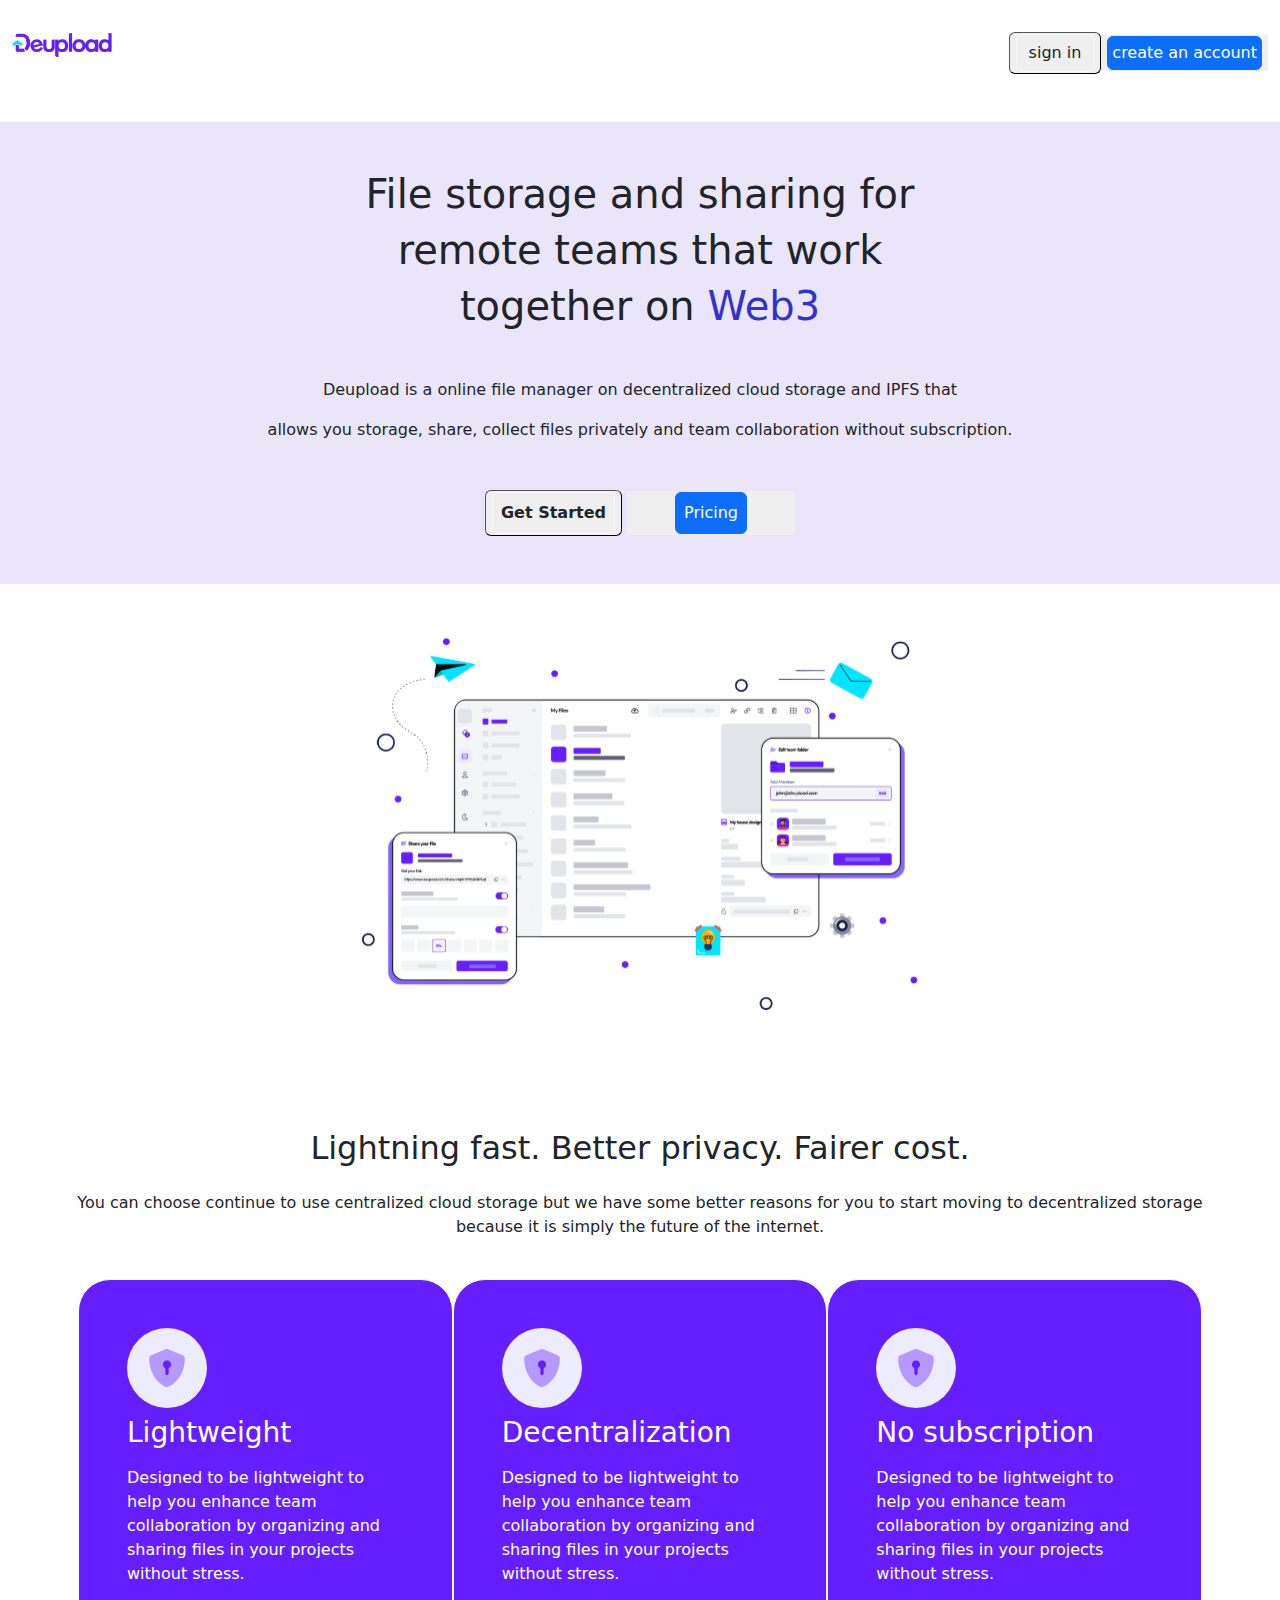
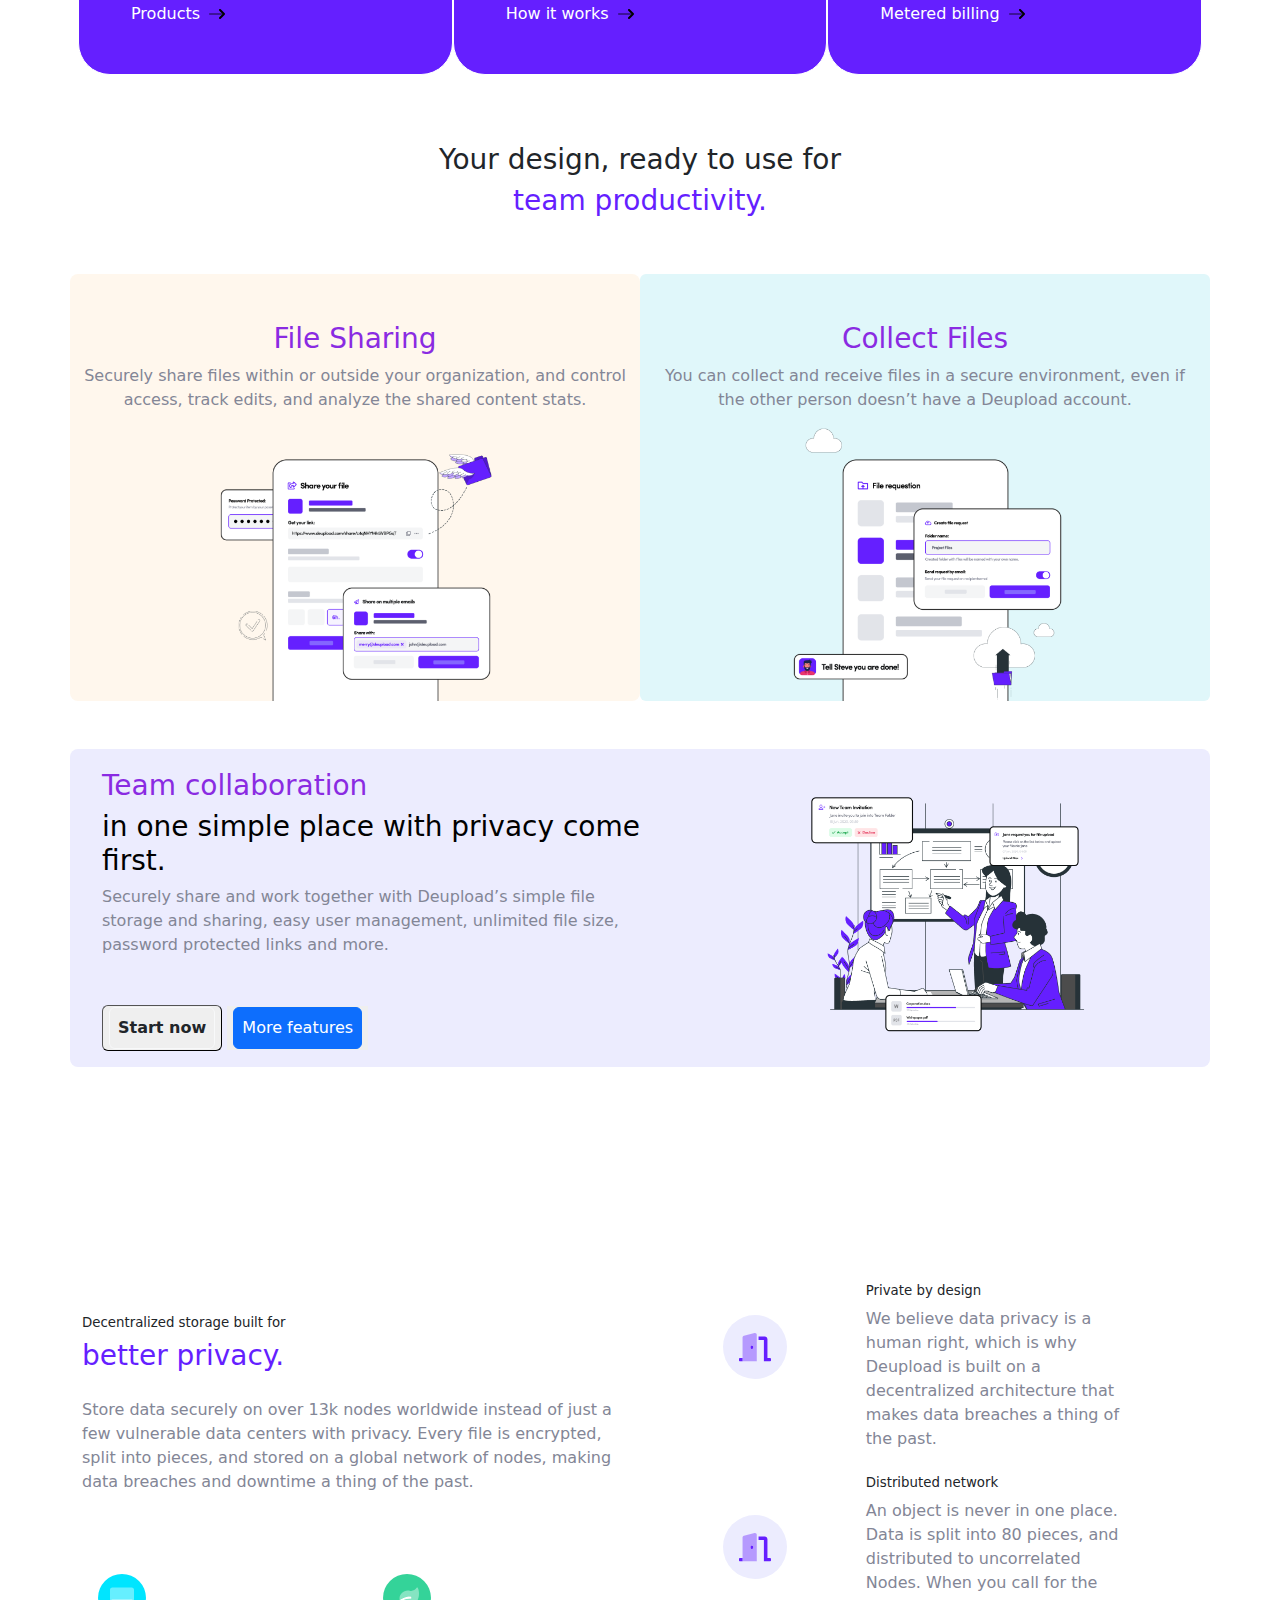
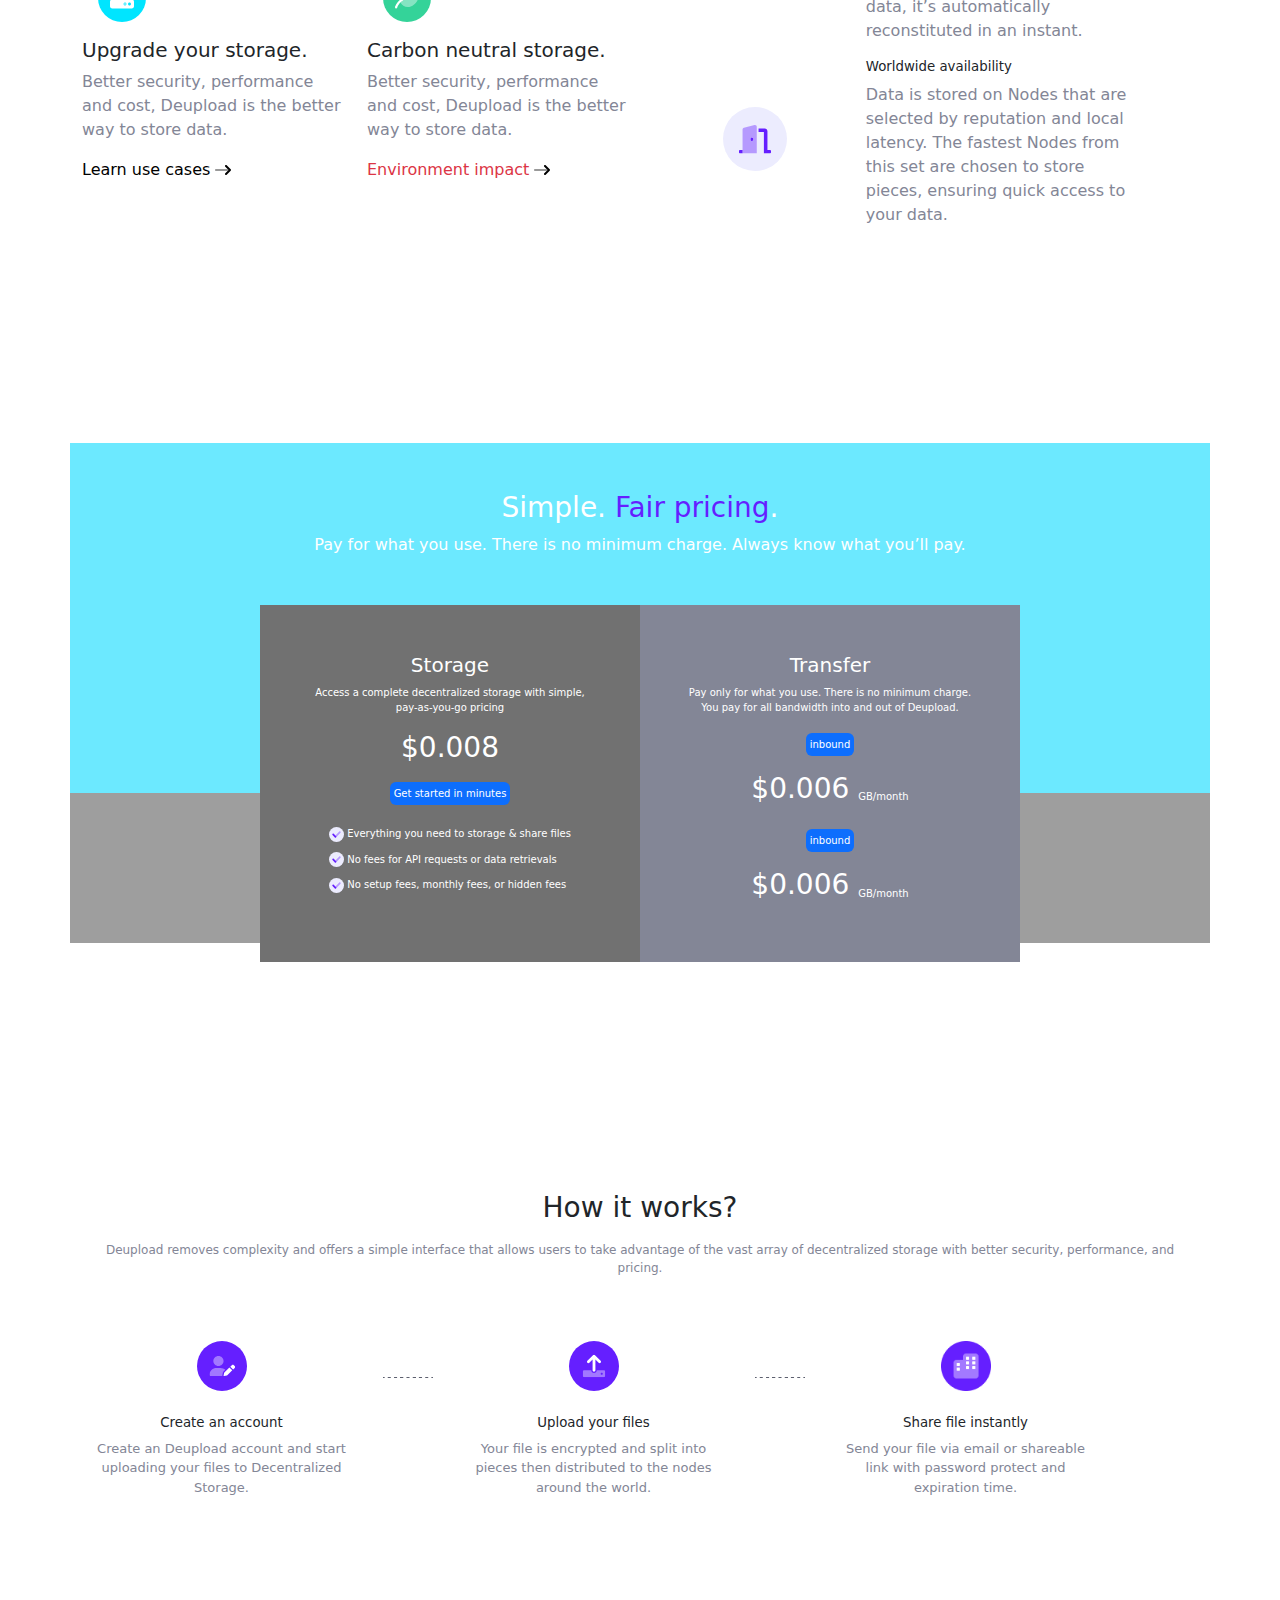
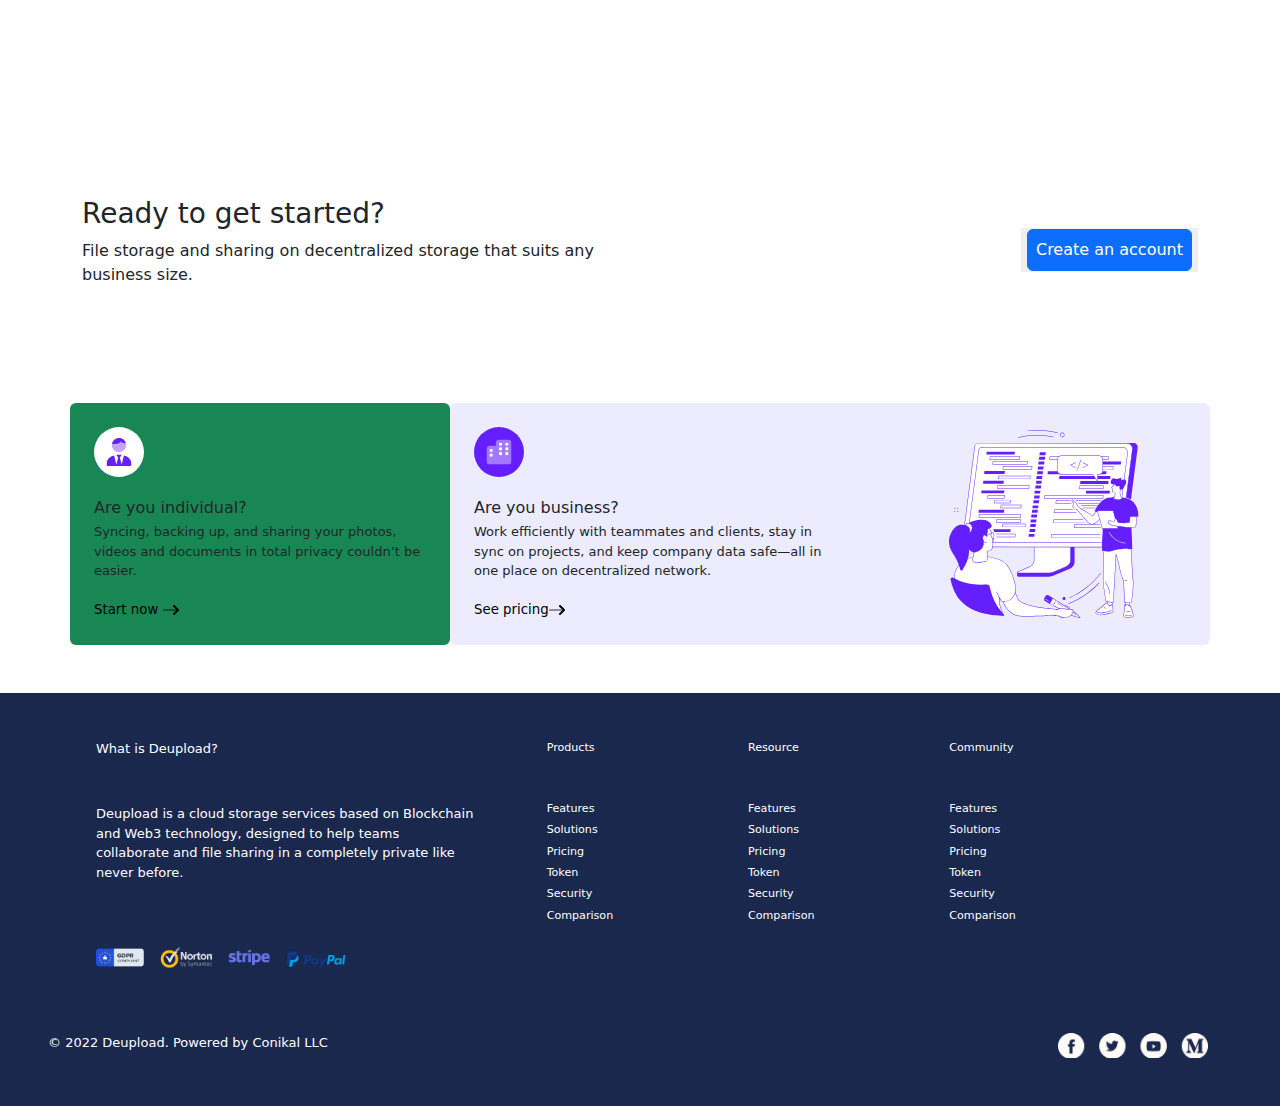
<file: Bootcamp-Boostrap/Project-1/index.html>
<!DOCTYPE html>
<html lang="en">

<head>
    <meta charset="UTF-8">
    <meta name="viewport" content="width=device-width, initial-scale=1.0">
    <title>Document</title>


    <!--Bootstrap CDN-->


    <link href="https://cdn.jsdelivr.net/npm/bootstrap@5.3.3/dist/css/bootstrap.min.css" rel="stylesheet"
        integrity="sha384-QWTKZyjpPEjISv5WaRU9OFeRpok6YctnYmDr5pNlyT2bRjXh0JMhjY6hW+ALEwIH" crossorigin="anonymous">


    <!--External link-->

    <link rel="stylesheet" href="./style.css">


</head>

<body>

    <!-- Header -->


    <header class="container-fluid ">


        <div class=" d-sm-block  d-md-flex  mt-3 justify-content-md-between  align-items-md-center ">


            <img src="./file-img/logo-color 1.png" class="img-fluid" width="100px">


            <div class=" mt-sm-3  d-md-flex align-items-md-center  ">

                <button class="border-1 rounded-2 ">

                    <a href="#" class="btn btn-outline-light text-dark  fw-small text-decoration-none ">sign
                        in</a></button>

                <button class="border-0 ">

                    <a href="#" class="btn btn-primary p-1 text-decoration-none ">create an account</a></button>


            </div>

        </div>


    </header>

    <!-- Header Banner -->

    <section class="Header-Banner" style="background-color: #EBE5FA;">



        <div class="container p-5 text-center mt-5">

            <h1>File storage and sharing for </h1>

            <h1>remote teams that work</h1>

            <h1>together on <span style="color: rgb(50, 50, 205);">Web3</span></h1>


            <p class="mt-5">Deupload is a online file manager on decentralized cloud storage and IPFS that </p>


            <p>allows you storage, share, collect files privately and team collaboration without subscription.</p>



            <div class="mt-5">

                <button class="border-1 rounded-2 "><a href="#"
                        class="btn btn-outline-light text-dark p-2 fw-bold text-decoration-none">Get
                        Started</a></button>

                <button class="border-0 px-5 "><a href="#"
                        class="btn btn-primary p-2 text-decoration-none">Pricing</a></button>


            </div>

        </div>


    </section>


    <!-- deupoad-hero-screen image -->

    <section>


        <div class="container d-flex justify-content-center">



            <img src="./file-img/deupoad-hero-screen 1.svg" class="img-fluid mt-5 mb-5 " style="width: 50%;">


        </div>


    </section>


    <!-- Lightning Details-->


    <section class="Lightning">


        <div class="container mt-5 text-center p-1">

            <h2 class="py-3">Lightning fast. Better privacy. Fairer cost.</h2>


            <p>You can choose continue to use centralized cloud storage but we have some better reasons for you to start
                moving to
                decentralized storage because it is simply the future of the internet.</p>


        </div>

    </section>


    <!--  Lightning overview -->


    <section class="container p-3 ">



        <div class="row p-1 ">


            <div class="col-sm-12 col-md-4 p-5 gap-2 border border-white rounded-5"
                style="background-color: #651FFF; color: white;">


                <img src="./file-img/Group 364.svg">

                <h3 class="pt-2 pb-2">Lightweight</h3>

                <p>Designed to be lightweight to help you enhance team collaboration by organizing and sharing files in
                    your
                    projects
                    without stress.</p>


                <span class="px-1">Products</span>

                <a href="#"><img src="./file-img/1arrow-right-long 3.svg"></a>


            </div>

            <div class="col-sm-12  col-md-4 p-5 gap-2 border border-white rounded-5"
                style="background-color:#651FFF; color: white;">

                <img src="./file-img/Group 364.svg" alt="">

                <h3 class="pt-2 pb-2">Decentralization</h3>

                <p>Designed to be lightweight to help you enhance team collaboration by organizing and sharing files in
                    your
                    projects without stress.</p>


                <span class="px-1">How it works</span>

                <img src="./file-img/1arrow-right-long 3.svg">


            </div>

            <div class="col-sm-12 col-md-4  p-5 border border-white rounded-5 "
                style="background-color:#651FFF; color: white;">


                <img src="./file-img/Group 364.svg" alt="">

                <h3 class="pt-2 pb-2">No subscription</h3>

                <p>Designed to be lightweight to help you enhance team collaboration by organizing and sharing files in
                    your
                    projects
                    without stress.</p>


                <span class="px-1">Metered billing</span>

                <img src="./file-img/1arrow-right-long 3.svg">


            </div>


        </div>


    </section>


    <!-- Your design -->

    <section>



        <div class="container text-center pt-5">

            <h3>Your design, ready to use for </h3>

            <h3 style="color: #651FFF;">team productivity.</h3>

        </div>





        <!-- Team File Sharing -->


        <section class="container pt-5">

            <div class="row ">


                <div class="col-sm-12 col-md-6 rounded-3 text-center pt-5"
                    style="background-color: #FFF7ED; color: rgb(134, 99, 231);">

                    <h3 style="color: blueviolet;">File Sharing</h3>

                    <p style="color: #838696;">Securely share files within or outside your organization, and control
                        access,
                        track edits, and analyze the shared
                        content stats.</p>

                    <img src="./file-img/deupload-file-sharing 2.png" width="50%">


                </div>


                <div class="col-sm-12 col-md-6  rounded-2 text-center pt-5"
                    style="background-color: #E0F7FA; color: rgb(134, 99, 231);">

                    <h3 style="color:blueviolet">Collect Files</h3>

                    <p style="color: #838696;"> You can collect and receive files in a secure environment, even if the
                        other
                        person doesn’t have a Deupload account.</p>

                    <img src="./file-img/deupload-file-request 1.png" width="50%">



                </div>




                <!-- Team collaboration -->



                <section class="d-flex justify-content-between align-items-center p-3 mt-5 rounded-3"
                    style="background-color: #ECECFE; color: rgb(134, 99, 231); margin-bottom: 200px;">

                    <div class="col-6 rounded-2 pt-1 mx-3">

                        <h3 style="color:blueviolet">Team collaboration </h3>

                        <h3 class="text-black">in one simple place with privacy come first.</h3>

                        <p style="color: #838696;">Securely share and work together with Deupload’s simple file storage
                            and
                            sharing, easy user management, unlimited file size, password protected links and more.</p>



                        <div class="mt-5">

                            <button class="border-1 rounded-2 "><a href="#"
                                    class="btn btn-outline-light text-dark p-2 fw-bolder text-decoration-none">Start
                                    now</a></button>

                            <button class="border-0 "><a href="#" class="btn btn-primary p-2 text-decoration-none">More
                                    features</a></button>


                        </div>

                    </div>


                    <div class="col-6 d-flex justify-content-center align-items-center ">

                        <img src="./file-img/Group 232.png" class="img-fluid" width="50% ">


                    </div>


                </section>


        </section>





    </section>

    <!-- storage -->


    <section>


        <div class="container ">



            <div class="row">

                <div class="col-md-6 pt-5 ">

                    <h4>Decentralized storage built for </h4>

                    <h3 style="color: #651FFF;">better privacy.</h3>


                    <p style="color: #838696; margin-top: 25px;">Store data securely on over 13k nodes worldwide instead
                        of just a few vulnerable data centers with privacy. Every file
                        is encrypted, split into pieces, and stored on a global network of nodes, making data breaches
                        and
                        downtime a thing of
                        the past.</p>


                    <div class="row">

                        <div class="col-6 mt-5">

                            <img src="./file-img/Group 372.svg" class="p-3">


                            <h5>Upgrade your storage.</h5>

                            <p style="color: #838696; " class="mt-2">Better security, performance and cost, Deupload is
                                the
                                better way to store data.</p>


                            <a href="#" class="text-sucess text-decoration-none">Learn use cases</a>

                            <a href="#"><img src="./file-img/1arrow-right-long 3.svg"></a>


                        </div>

                        <div class="col-6 mt-5">

                            <img src="./file-img/Group 373.svg" class="p-3">

                            <h5>Carbon neutral storage.</h5>

                            <p style="color: #838696;" class="mt-2">Better security, performance and cost, Deupload is
                                the
                                better way to store data.</p>


                            <a href="#" class="text-danger text-decoration-none">Environment impact</a>

                            <a href="#"><img src="./file-img/1arrow-right-long 3.svg"></a>


                        </div>

                    </div>

                </div>






                <!-- storage right side -->

                <div class="col-md-6  col-sm-12">

                    <div class="row  d-sm-flex justify-content-sm-center  text-sm-center  text-md-start ">

                        <div class="col-3 mt-5 ">


                            <img src="./file-img/Group 374.svg" alt="">


                        </div>

                        <div class="col-md-6 col-sm-12 mt-3 ">

                            <h4 class="">Private by design</h4>

                            <p style="color: #838696;">We believe data privacy is a human right, which is why Deupload
                                is
                                built on a
                                decentralized architecture
                                that makes data
                                breaches a thing of the past.</p>

                        </div>


                    </div>

                    <div class="row d-sm-flex justify-content-sm-center  text-sm-center  text-md-start ">

                        <div class="col-3 mt-5">

                            <img src="./file-img/Group 374.svg" alt="">


                        </div>

                        <div class="col-md-6 col-sm-12  pt-2">

                            <h4 class="text-center-sm">Distributed network</h4>

                            <p style="color: #838696;">An object is never in one place. Data is split into 80 pieces,
                                and
                                distributed to uncorrelated Nodes. When you call for
                                the data, it’s automatically reconstituted in an instant.</p>

                        </div>


                    </div>


                    <div class="row d-sm-flex justify-content-sm-center  text-sm-center  text-md-start  ">

                        <div class="col-3 mt-5">


                            <img src="./file-img/Group 374.svg" alt="">


                        </div>

                        <div class="col-md-6 col-sm-12  ">

                            <h4 class="">Worldwide availability</h4>

                            <p style="color: #838696;">Data is stored on Nodes that are selected by reputation and local
                                latency. The fastest Nodes from this set are chosen to
                                store pieces, ensuring quick access to your data.</p>

                        </div>


                    </div>


                </div>

            </div>



        </div>

        </div>
    </section>

    <!--pricing  -->


    <section>


        <div class="container">

            <div class="row">

                <div class="col-12  text-center"
                    style="background-image: linear-gradient( rgb(108, 233, 255) 70%, rgb(158, 158, 158) 30%); height: 500px; color: white; margin: 200px 0;">


                    <h3 class="mt-5">Simple. <span style="color: #651FFF;">Fair pricing</span>.</h3>

                    <p>Pay for what you use. There is no minimum charge. Always know what you’ll pay.</p>


                    <div class="row d-flex justify-content-center mt-5">

                        <div class="col-4 r p-5" style="background-color: #717171;">

                            <h5 style="font-size: 20px;">Storage</h5>

                            <p style="font-size: 10px;">Access a complete decentralized storage with simple,
                                pay-as-you-go pricing</p>

                            <h3 class="mb-3">$0.008</h3>

                            <button class="border-0 text-white bg-primary p-1 rounded-2 mb-3"
                                style="font-size: 10px;">Get started in
                                minutes</button>

                            <div>


                                <ul class="" style="list-style-type: none; display: inline-block; padding: 0;">


                                    <li>
                                        <img src="./file-img/Group 221.svg" width="15px">
                                        <span>Everything you need to storage & share files</span>

                                    </li>

                                    <li>

                                        <img src="./file-img/Group 221.svg" width="15px">

                                        <span>No fees for API requests or data retrievals</span>

                                    </li>

                                    <li>

                                        <img src="./file-img/Group 221.svg" width="15px">

                                        <span>No setup fees, monthly fees, or hidden fees</span>

                                    </li>

                                </ul>

                            </div>

                        </div>


                        <div class="col-4 p-5" style="background-color: #838696; ">

                            <h5 style="font-size: 20px;">Transfer</h5>

                            <p style="font-size: 10px;">Pay only for what you use. There is no minimum charge. You pay
                                for all bandwidth into and
                                out of Deupload.</p>

                            <button class="border-0 text-white bg-primary p-1 rounded-2 mb-3"
                                style="font-size: 10px;">inbound</button>

                            <h3>$0.006 <sub style="font-size: 10px;">GB/month</sub></h3>

                            <button class="border-0 text-white bg-primary p-1 rounded-2 mb-3 mt-3"
                                style="font-size: 10px;">inbound</button>

                            <h3>$0.006 <sub style="font-size: 10px;">GB/month</sub></h3>


                        </div>
                    </div>



                </div>

            </div>




        </div>





    </section>



    <!-- How it works? -->


    <section class="container">

        <div class="row mt-5">


            <div class="col-12 text-center ">

                <h3 class="mb-3">How it works?</h3>


                <p style="color: #838696; font-size: 12px;">Deupload removes complexity and offers a simple interface
                    that
                    allows users to take advantage of the vast
                    array of
                    decentralized storage with better security, performance, and pricing.</p>

            </div>



        </div>



        <!-- login -->


        <section class="container mt-5 ">


            <div class="row ">

                <div class=" col-sm-12 col-md-3 text-center ">


                    <img src="./file-img/Group 365.svg" width="50px" class="img-fluid">


                    <div>

                        <h6 class="mt-4">Create an account</h6>

                        <p style="font-size:13px; color: #838696;">Create an Deupload account and start uploading your
                            files
                            to Decentralized Storage.</p>


                    </div>


                </div>

                <div class="  col-sm-12 col-md-1  mt-3 line-png">

                    <img src="./file-img/Line 15.png" width="50px" class="img-fluid" style="font-weight: 700;">

                </div>


                <div class="col-sm-12 col-md-3  text-center ">


                    <img src="./file-img/Group 381.svg" width="50px" class="img-fluid">


                    <div>

                        <h6 class="mt-4">Upload your files</h6>

                        <p style="font-size:13px; color: #838696;">Your file is encrypted and split into pieces then
                            distributed to the nodes around the world.</p>


                    </div>


                </div>

                <div class="  col-sm-12 col-md-1  mt-3 line-png">

                    <img src="./file-img/Line 15.png" width="50px" class="img-fluid" style="font-weight: 700;">

                </div>



                <div class="col-sm-12 col-md-3  text-center ">


                    <img src="./file-img/Group 382.png" width="50px" class="img-fluid">


                    <div>

                        <h6 class="mt-4">Share file instantly</h6>

                        <p style="font-size:13px; color: #838696; margin-bottom: 200px;">Send your file via email or
                            shareable link with
                            password
                            protect and expiration time.</p>


                    </div>


                </div>





            </div>




        </section>




    </section>

    <!-- bottom banner -->

    <section class="container">

        <div class="row">

            <div class="col-6" style="margin: 100px 0;">

                <h3>Ready to get started?</h3>

                <p>File storage and sharing on decentralized storage that suits any business size.</p>


            </div>

            <div class="col-6  d-flex align-items-center justify-content-end">

                <button class="border-0"><a href="#" class="btn btn-primary p-2 text-decoration-none ">Create an
                        account</a></button>


            </div>



        </div>




    </section>


    <!-- Create an account -->


    <section>

        <div class="container">

            <div class="row">

                <div class="col-4 p-4 bg-success rounded-2">


                    <img src="./file-img/Group 366.svg" width="50px" class="mb-3">

                    <h3 style="font-size:medium; margin: 5px 0;;">Are you individual?</h3>

                    <p style="font-size:small;">Syncing, backing up, and sharing your photos, videos and documents in
                        total
                        privacy couldn’t be
                        easier.
                    </p>

                    <span style="font-size:smaller;"><a href="">Start now <img src="./file-img/1arrow-right-long 3.svg"
                                alt=""></a></span>


                </div>


                <div class="col-8 d-flex justify-content-between align-items-center p-4 rounded-2"
                    style="background-color: #ECECFE;">

                    <div class="col-6">

                        <img src="./file-img/Group 379.svg" width="50px" class="mb-3">

                        <h3 style="font-size:medium; margin: 5px 0;">Are you business?</h3>

                        <p style="font-size: small;">Work efficiently with teammates and clients, stay in sync on
                            projects, and
                            keep company data safe—all
                            in
                            one place on
                            decentralized network.</p>

                        <span style="font-size:smaller;"><a href="">See pricing<img
                                    src="./file-img/1arrow-right-long 3.svg" alt=""></a></span>

                    </div>


                    <div class="col-4">



                        <img src="./file-img/Frame.svg" class="img-fluid" width="80%">





                    </div>


                </div>

            </div>

        </div>





    </section>



    <!-- footer -->



    <section class="container-fluid p-5 mt-5" style="background-color: #1A284E; color: white;">


        <div class="row">


            <div class="col-4  mx-5">

                <h5 class="mb-5 " style="font-size: small;">What is Deupload?</h5>

                <p style="font-size: small;">Deupload is a cloud storage services based on Blockchain and Web3
                    technology,
                    designed to help teams
                    collaborate and
                    file sharing in a completely private like never before.</p>


                <!-- <img src="./file-img/Secure badge.png" width="250px"> -->


                <div class="col-4 mt-5 mb-5">

                    <img src="./file-img/Secure badge.png" width="250px">

                </div>

            </div>

            <div class="col-2 Products ">

                <h4 class="mb-5 ">Products</h4>


                <h6>Features</h6>

                <h6>Solutions</h6>

                <h6>Pricing</h6>

                <h6>Token</h6>

                <h6>Security</h6>

                <h6>Comparison</h6>


            </div>



            <div class="col-2 Resource">

                <h4 class="mb-5">Resource</h4>


                <h6>Features</h6>

                <h6>Solutions</h6>

                <h6>Pricing</h6>

                <h6>Token</h6>

                <h6>Security</h6>

                <h6>Comparison</h6>


            </div>



            <div class="col-2  Community">

                <h4 class="mb-5">Community</h4>


                <h6>Features</h6>

                <h6>Solutions</h6>

                <h6>Pricing</h6>

                <h6>Token</h6>

                <h6>Security</h6>

                <h6>Comparison</h6>


            </div>

            <div class="row">

                <div class="col- d-flex justify-content-between">

                    <span style="font-size: small;">© 2022 Deupload. Powered by Conikal LLC</span>


                    <img src="./file-img/Social icons.png" width="150px">


                </div>
            </div>

        </div>














    </section>


    <!--Bootstrap js CDN-->

    <script src="https://cdn.jsdelivr.net/npm/bootstrap@5.3.3/dist/js/bootstrap.bundle.min.js"
        integrity="sha384-YvpcrYf0tY3lHB60NNkmXc5s9fDVZLESaAA55NDzOxhy9GkcIdslK1eN7N6jIeHz"
        crossorigin="anonymous"></script>

</body>

</html>
</file>
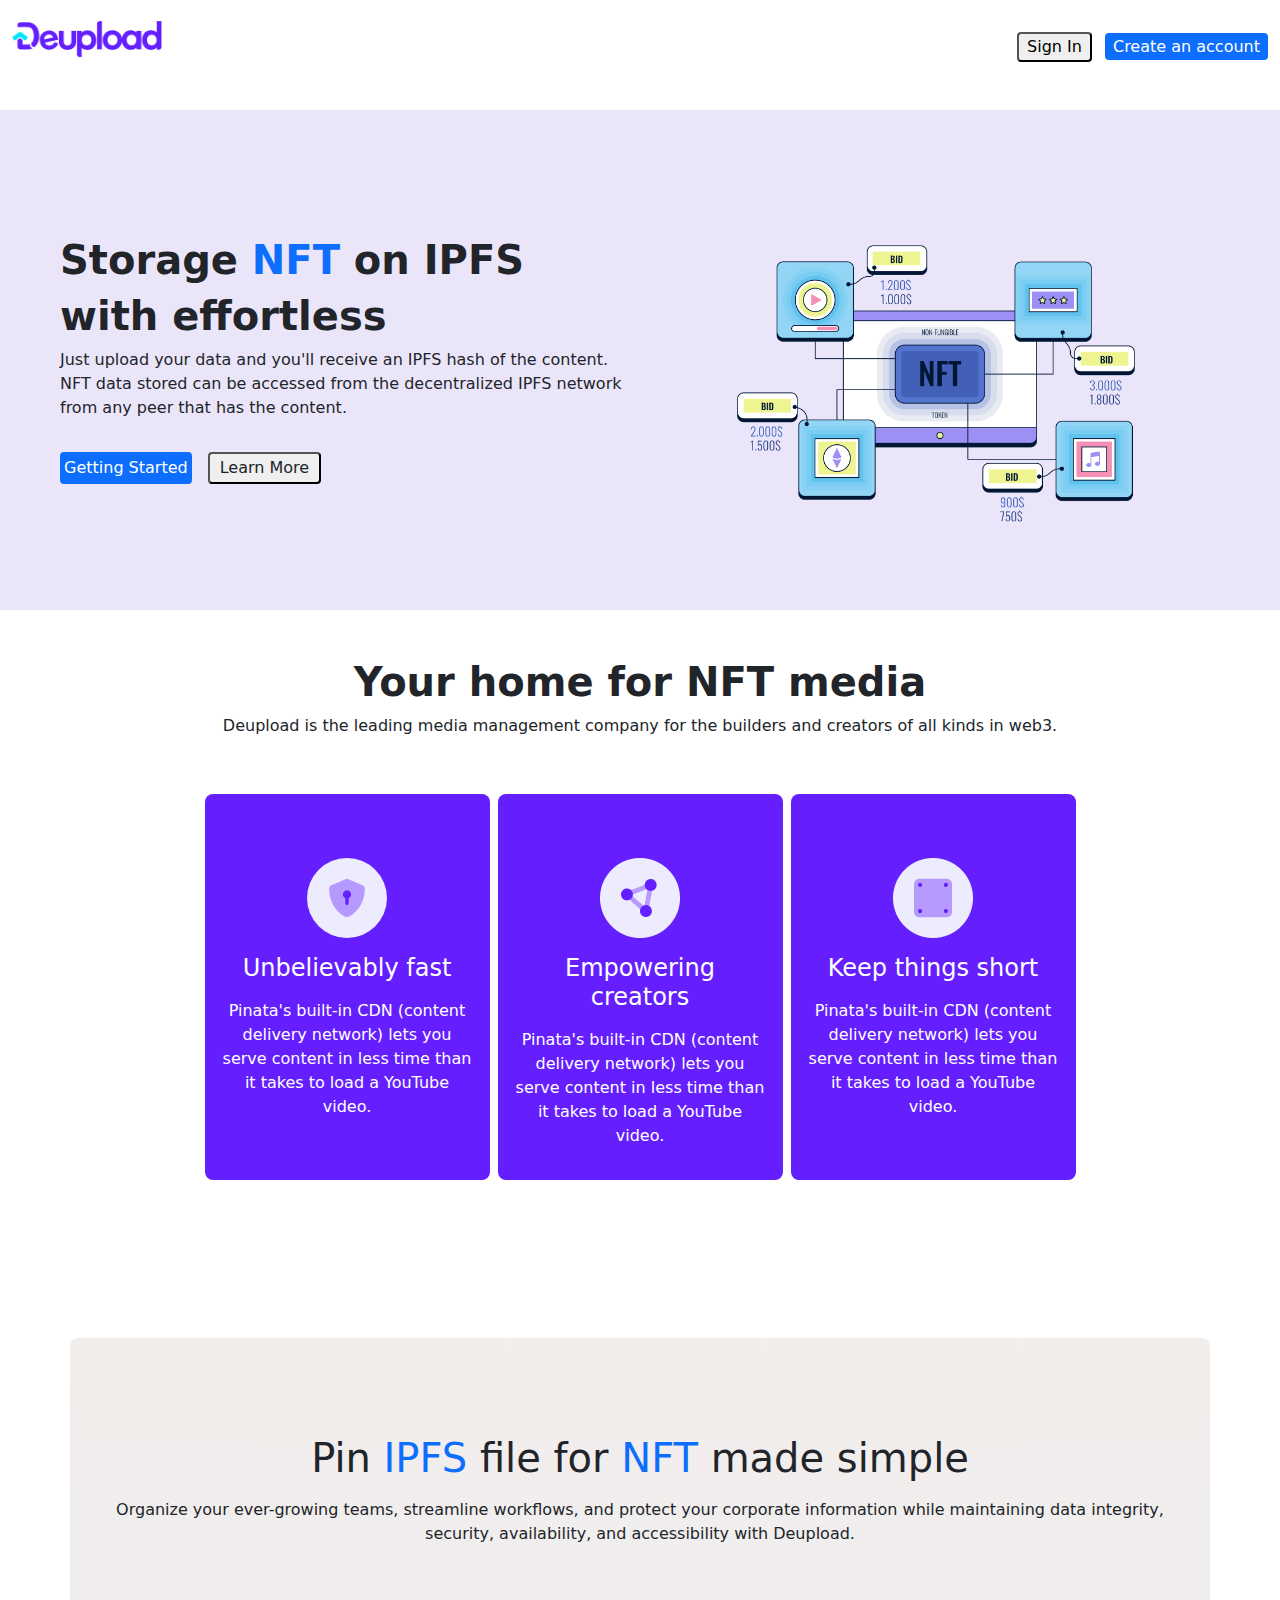
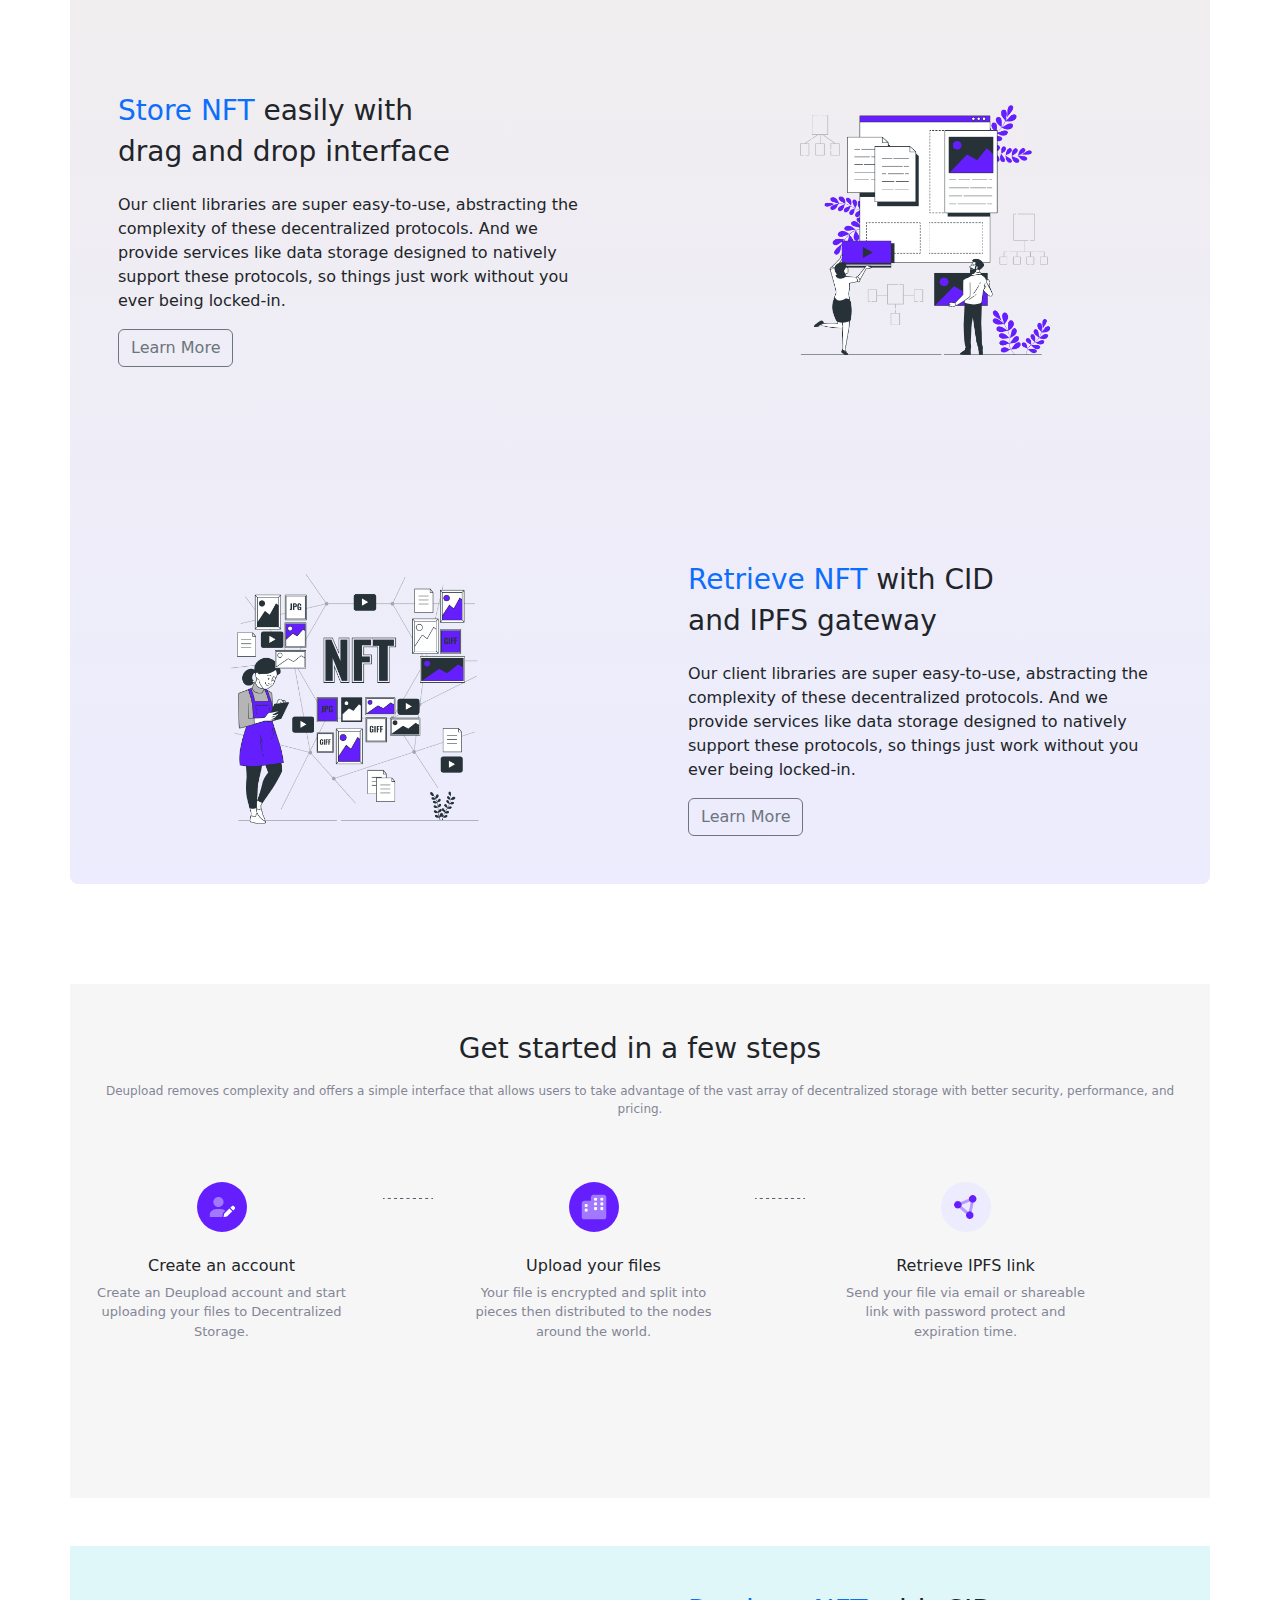
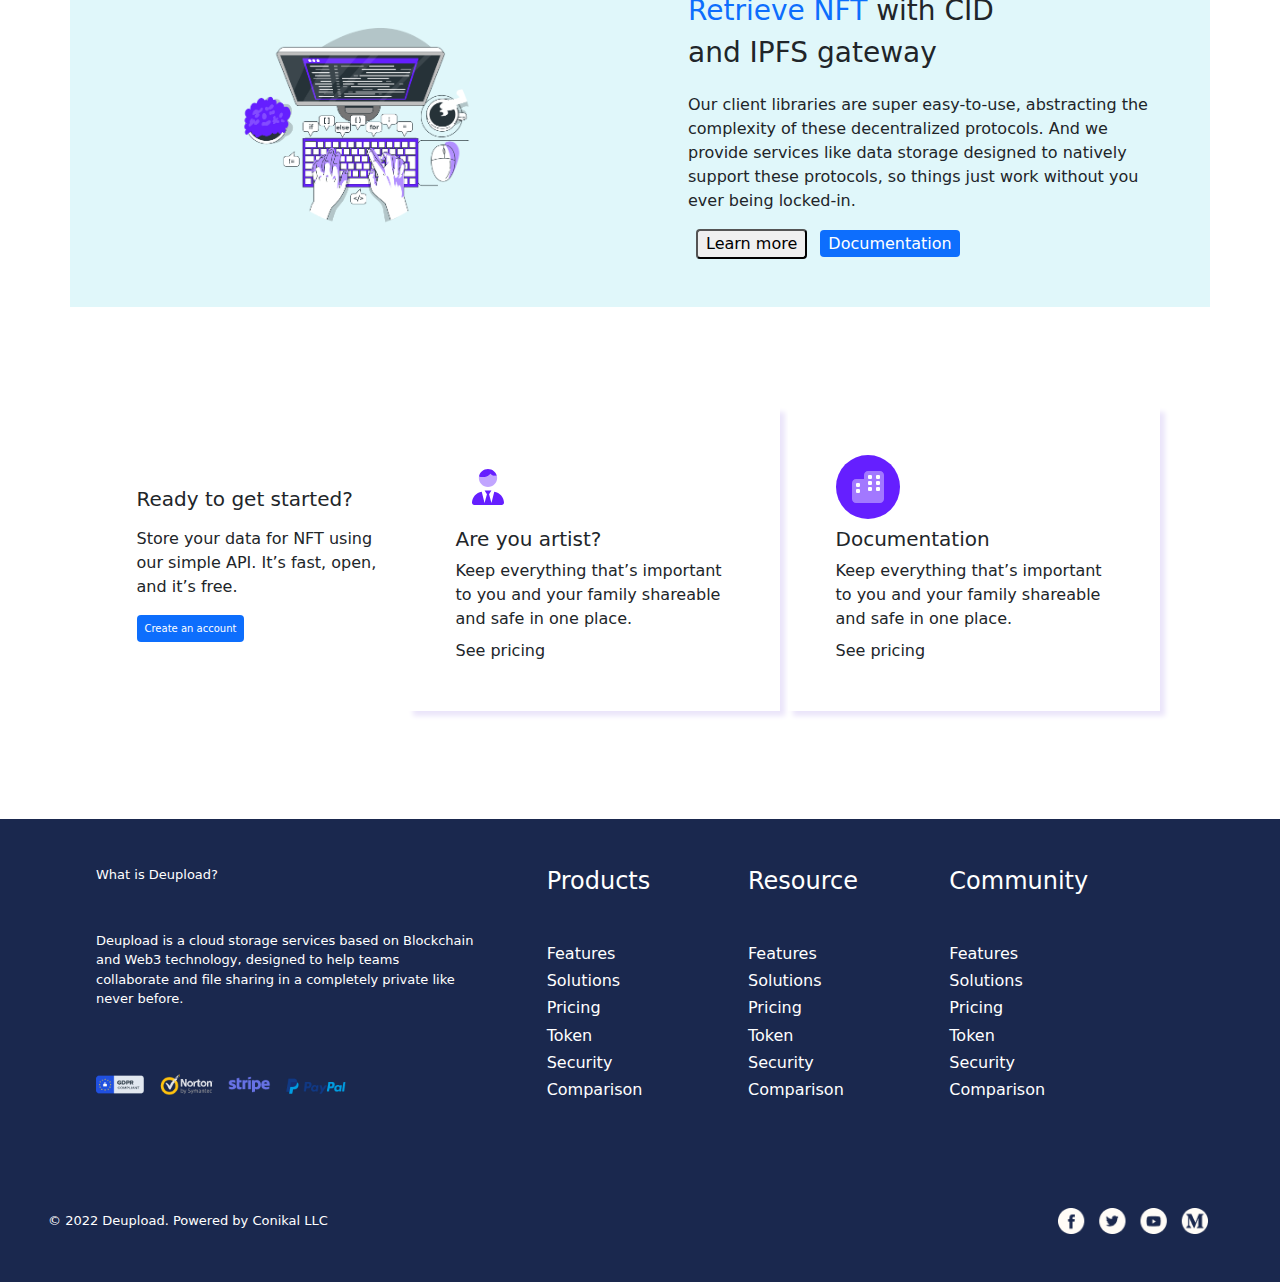
<file: Bootcamp-Boostrap/Project-3/index.html>
<!DOCTYPE html>
<html lang="en">

<head>
    <meta charset="UTF-8">
    <meta name="viewport" content="width=device-width, initial-scale=1.0">
    <title>Document</title>
    <!--Bootstrap CDN-->

    <link href="https://cdn.jsdelivr.net/npm/bootstrap@5.3.3/dist/css/bootstrap.min.css" rel="stylesheet"
        integrity="sha384-QWTKZyjpPEjISv5WaRU9OFeRpok6YctnYmDr5pNlyT2bRjXh0JMhjY6hW+ALEwIH" crossorigin="anonymous">

    <!--External link-->

    <link rel="stylesheet" href="./style.css">

</head>

<body>

    <!-- Header -->

    <header>
        <section>
            <!--Header logo -->
            <div class="container-fluid">
                <div
                    class="col-12 text-center mt-2             col-sm-12 text-sm-center mt-sm-2 col-md-12  d-md-flex justify-content-md-between align-items-md-center mt-md-3 ">
                    <img src="./file.img/logo-color 1.png" width="150px" class="img-fluid">
                    <!--Header menu -->
                    <nav class="mt-sm-3 mt-3">
                        <button class="mx-2 px-2 rounded-1"><a href="#"></a>Sign In</button>
                        <a href="#"
                            class="text-decoration-none rounded-1 bg-primary p-1 border-0 text-white px-2">Create an
                            account</a>
                    </nav>
                </div>
            </div>
        </section>
    </header>

    <!-- Header Banner -->

    <section class="Top-Banner d-flex justify-content-center align-items-center p-5 mt-5">
        <div class="container-fluid ">
            <div class="row ">
                <div
                    class="col-12  text-center col-sm-12 col-sm-text-start  col-md-6  text-md-start  d-md-flex  flex-md-column justify-content-md-center ">
                    <h1 class="fw-bold" style="font-weight:600;">Storage <span class="text-primary fw-bold">NFT</span
                            class="fw-bolder"> on IPFS
                        <h1 class="fw-bold"> with effortless</h1>
                        <p>Just upload your data and you'll receive an IPFS hash of the content. NFT data stored can be
                            accessed from the decentralized IPFS network from any peer that has the content.</p>
                        <!-- Header Banner Nav-->
                        <div class="mt-3 d-md-flex justify-content-md-baseline ">
                            <a href="#" class="rounded-1 bg-primary p-1 me-3 text-decoration-none text-white">Getting
                                Started</a>
                            <button class=" rounded-1 "><a href="#" class="text-dark p-1 text-decoration-none ">Learn
                                    More</a></button>
                        </div>
                </div>
                <!-- Header Banner Image-->
                <div
                    class="col-12 text-center mt-5  col-sm-12 text-sm-center  col-md-6  d-md-flex   justify-content-md-center align-items-md-center">
                    <img src="./file.img/Group.png" width="70%" class="img-fluid">
                </div>
            </div>
        </div>
    </section>

    <!--  NFT media items-->

    <section class="NFT-media-item">
        <div class="container">
            <div class="col-12 text-center">
                <h1 class="fw-bold mt-5 ">Your home for NFT media</h1>
                <p>Deupload is the leading media management company for the builders and creators of all kinds in web3.
                </p>
            </div>
            <div class="col-12">
                <div class="row mt-5 d-md-flex justify-content-md-center">
                    <div class=" col-12  text-center my-2  col-sm-5  mx-1  col-md-3 rounded-3 p-3 "
                        style="background-color:#651FFF; color: white;">
                        <img src="./file.img/Group 364.svg" class="img-fluid mt-5">
                        <h4 class="mt-3">Unbelievably fast</h4>
                        <p class="mt-3">Pinata's built-in CDN (content delivery network) lets you serve content in less
                            time than it takes to load a YouTube
                            video.</p>
                    </div>
                    <div class="col-12  text-center my-2   col-sm-6 mx-1 col-md-3 rounded-3 p-3 "
                        style="background-color:#651FFF; color: white;">
                        <img src="./file.img/Group 370.png" class="img-fluid mt-5">
                        <h4 class="mt-3">Empowering creators</h4>
                        <p class="mt-3">Pinata's built-in CDN (content delivery network) lets you serve content in less
                            time than it takes to load a YouTube
                            video.</p>
                    </div>
                    <div class="col-12  text-center my-2    col-sm-12 mx-1  col-md-3 rounded-3 p-3"
                        style="background-color:#651FFF; color: white;">
                        <img src="./file.img/Group 371.png" class="img-fluid mt-5">
                        <h4 class="mt-3">Keep things short</h4>
                        <p class="mt-3">Pinata's built-in CDN (content delivery network) lets you serve content in less
                            time than it takes to load a YouTube
                            video.</p>
                    </div>
                </div>
            </div>
        </div>

    </section>

    <!-- Pin IPFS file -->

    <section class="Pin-IPFS-file">
        <div class="container pt-5 rounded-3"
            style="  background-image: linear-gradient(#f2eeeb 0%, #ececfe 100%); margin-top: 150px;">
            <div class="col-12 text-center mt-5">
                <h1>Pin <span class="text-primary">IPFS </span>file for <span class="text-primary">NFT</span> made
                    simple</h1>
                <p class="mt-3 my-5">Organize your ever-growing teams, streamline workflows, and protect your corporate
                    information while maintaining data
                    integrity, security, availability, and accessibility with Deupload.</p>
            </div>
            <!-- Store NFT section -->
            <div class="col-12" style="margin: 100px 0;">
                <div class="row mt-5 ">
                    <div
                        class=" col-12 text-center col-sm-12 text-sm-center  col-md-6 text-md-start  d-md-flex flex-md-column justify-content-md-center p-5">
                        <h3><span class="text-primary mt-5 mb-5">Store NFT </span> easily with <h3> drag and drop
                                interface</h3>
                        </h3>
                        <p class="mt-3">Our client libraries are super easy-to-use, abstracting the complexity of these
                            decentralized protocols. And we provide
                            services like data storage designed to natively support these protocols, so things just work
                            without you ever being
                            locked-in.</p>
                        <div><button type="button" class="btn btn-outline-secondary">Learn More</button></div>
                    </div>
                    <div
                        class="col-sm-12 text-center  col-md-6 d-md-flex justify-content-md-center align-items-md-center">
                        <img src="./file.img/Group 396.png" width="250px" class="img-fluid " style="height: 250px;">
                    </div>
                </div>
                <div class="col-12 " style="margin: 100px 0;">
                    <div class="row ">
                        <div
                            class="col-sm-12 text-center  col-md-6 d-md-flex justify-content-md-center align-items-md-center">
                            <img src="./file.img/Frame.png" width="250px" class="img-fluid " style="height: 250px;">
                        </div>
                        <div
                            class=" col-12 text-center col-sm-12 text-sm-center  col-md-6 text-md-start  d-md-flex flex-md-column justify-content-md-center p-5">
                            <h3><span class="text-primary mt-5 mb-5">Retrieve NFT </span>with CID </h3>
                            <h3> and IPFS gateway</h3>

                            <p class="mt-3">Our client libraries are super easy-to-use, abstracting the complexity of
                                these
                                decentralized protocols. And we provide
                                services like data storage designed to natively support these protocols, so things just
                                work
                                without you ever being
                                locked-in.</p>
                            <div><button type="button" class="btn btn-outline-secondary">Learn More</button></div>

                        </div>
                    </div>
                </div>

            </div>
        </div>
    </section>

    <!-- Get started in a few steps -->

    <section class="container " style="background-color: #f2f1f1a5;">
        <div class="row mt-5">
            <div class="col-12 text-center ">
                <h3 class="mb-3 mt-5">Get started in a few steps</h3>
                <p style="color: #838696; font-size: 12px;">Deupload removes complexity and offers a simple interface
                    that
                    allows users to take advantage of the vast
                    array of
                    decentralized storage with better security, performance, and pricing.</p>
            </div>
        </div>
        <!-- login -->
        <section class="container mt-5 ">
            <div class="row ">
                <div class=" col-sm-12 col-md-3 text-center ">
                    <img src="./file.img/Group 365.svg" width="50px" class="img-fluid">
                    <div>
                        <h6 class="mt-4">Create an account</h6>
                        <p style="font-size:13px; color: #838696;">Create an Deupload account and start uploading your
                            files
                            to Decentralized Storage.</p>
                    </div>
                </div>
                <div class="  col-sm-12 col-md-1  mt-3 line-png">
                    <img src="./file.img/Line 15.png" width="50px" class="img-fluid" style="font-weight: 700;">
                </div>
                <div class="col-sm-12 col-md-3  text-center ">
                    <img src="./file.img/Group 379.svg" width="50px" class="img-fluid">
                    <div>
                        <h6 class="mt-4">Upload your files</h6>
                        <p style="font-size:13px; color: #838696;">Your file is encrypted and split into pieces then
                            distributed to the nodes around the world.</p>
                    </div>
                </div>
                <div class="  col-sm-12 col-md-1  mt-3 line-png">
                    <img src="./file.img/Line 15.png" width="50px" class="img-fluid" style="font-weight: 700;">
                </div>
                <div class="col-sm-12 col-md-3  text-center ">
                    <img src="./file.img/Group 370.png" width="50px" class="img-fluid">
                    <div>
                        <h6 class="mt-4">Retrieve IPFS link</h6>
                        <p style="font-size:13px; color: #838696; margin-bottom: 30px;">Send your file via email or
                            shareable link with
                            password
                            protect and expiration time.</p>
                    </div>
                </div>
            </div>
        </section>
    </section>

    <!-- API -->

    <SEction class="API">
        <div class="container mt-5" style="background-color: #E0F7FA;">
            <div class="row">
                <div class="col-sm-12 text-center  col-md-6 d-md-flex justify-content-md-center align-items-md-center">
                    <img src="./file.img/Code typing-bro 1.png" width="250p" class="img-fluid " style="height: 250px;">
                </div>
                <div
                    class="col-12 text-center col-sm-12 text-sm-center  col-md-6 text-md-start  d-md-flex flex-md-column justify-content-md-center p-5">
                    <h3><span class="text-primary mt-5 mb-5">Retrieve NFT </span>with CID </h3>
                    <h3> and IPFS gateway</h3>

                    <p class="mt-3">Our client libraries are super easy-to-use, abstracting the complexity of
                        these
                        decentralized protocols. And we provide
                        services like data storage designed to natively support these protocols, so things just
                        work
                        without you ever being
                        locked-in.</p>
                    <div>
                        <button class="mx-2 px-2 rounded-1"><a href="#"></a>Learn more</button>
                        <a href="#"
                            class="text-decoration-none rounded-1 bg-primary p-1 border-0 text-white px-2">Documentation</a>
                    </div>
                </div>
            </div>
        </div>
    </SEction>

    <!-- Ready to get started? -->

    <section class="Bottom-Banner">
        <div class="container">
            <div class="row d-md-flex justify-content-md-center " style="margin: 100px 0;">
                <div class="col-md-3 mx-1 p-3 mt-5">
                    <h5 class="mt-3">Ready to get started?</h5>
                    <p class="mt-3">Store your data for NFT using our simple API. It’s fast, open, and it’s free.</p>
                    <a href="#" class="text-decoration-none rounded-1 bg-primary p-2 border-0 text-white px-2"
                        style="font-size: 10px;">Create an
                        account</a>
                </div>
                <div class=" mb-2 col-md-4 mb-sm-2 mx-md-1 p-5"
                    style="background-color: white; box-shadow: 5px 5px 5px #EBE5FA;">
                    <img src="./file.img/Group 366.svg" alt="">
                    <h5 class="my-2">Are you artist?</h5>
                    <p class="my-2">Keep everything that’s important to you and your family shareable and safe in one
                        place.</p>
                    <span>See pricing <img src="./file.img/arrow-right-long 1.png" class="img-fluid"></span>
                </div>
                <div class="col-md-4 mb-sm-2 mx-md-1 p-5"
                    style="background-color: white; box-shadow: 5px 5px 5px #EBE5FA;">
                    <img src="./file.img/Group 379.svg" alt="">
                    <h5 class="my-2">Documentation</h5>
                    <p class="my-2">Keep everything that’s important to you and your family shareable and safe in one
                        place.</p>
                    <span>See pricing <img src="./file.img/arrow-right-long 1.png" class="img-fluid"></span>
                </div>
            </div>
        </div>
    </section>

    <!-- footer -->

    <section class="container-fluid p-5 mt-5" style="background-color: #1A284E; color: white;">
        <div class="row">
            <div class="col-md-4  col-sm-12 text-sm-center text-md-start  m-sm-0  mx-md-5">
                <h5 class="mb-5 " style="font-size: small;">What is Deupload?</h5>
                <p style="font-size: small;">Deupload is a cloud storage services based on Blockchain and Web3
                    technology,
                    designed to help teams
                    collaborate and
                    file sharing in a completely private like never before.</p>
                <div class="col-lg-4  mt-5 mb-5">
                    <img src="./file.img/Secure badge.png" width="250px">
                </div>
            </div>
            <div class="col-4     col-md-2 col-sm-4">
                <h4 class="mb-5 ">Products</h4>
                <h6>Features</h6>
                <h6>Solutions</h6>
                <h6>Pricing</h6>
                <h6>Token</h6>
                <h6>Security</h6>
                <h6>Comparison</h6>
            </div>
            <div class="col-4  col-md-2 col-sm-4">
                <h4 class="mb-5">Resource</h4>
                <h6>Features</h6>
                <h6>Solutions</h6>
                <h6>Pricing</h6>
                <h6>Token</h6>
                <h6>Security</h6>
                <h6>Comparison</h6>
            </div>
            <div class="col-4    col-md-2  col-4 Community">
                <h4 class="mb-5">Community</h4>
                <h6>Features</h6>
                <h6>Solutions</h6>
                <h6>Pricing</h6>
                <h6>Token</h6>
                <h6>Security</h6>
                <h6>Comparison</h6>
            </div>
            <div class="row">
                <div class=" mt-5  col-md-12 mt-md-5  mt-sm-5 d-flex justify-content-between align-items-center">
                    <span style="font-size: small;">© 2022 Deupload. Powered by Conikal LLC</span>
                    <img src="./file.img/Social icons.png" width="150px">
                </div>
            </div>
        </div>
    </section>

    <!--Bootstrap js CDN-->

    <script src="https://cdn.jsdelivr.net/npm/bootstrap@5.3.3/dist/js/bootstrap.bundle.min.js"
        integrity="sha384-YvpcrYf0tY3lHB60NNkmXc5s9fDVZLESaAA55NDzOxhy9GkcIdslK1eN7N6jIeHz"
        crossorigin="anonymous"></script>

</body>

</html>
</file>
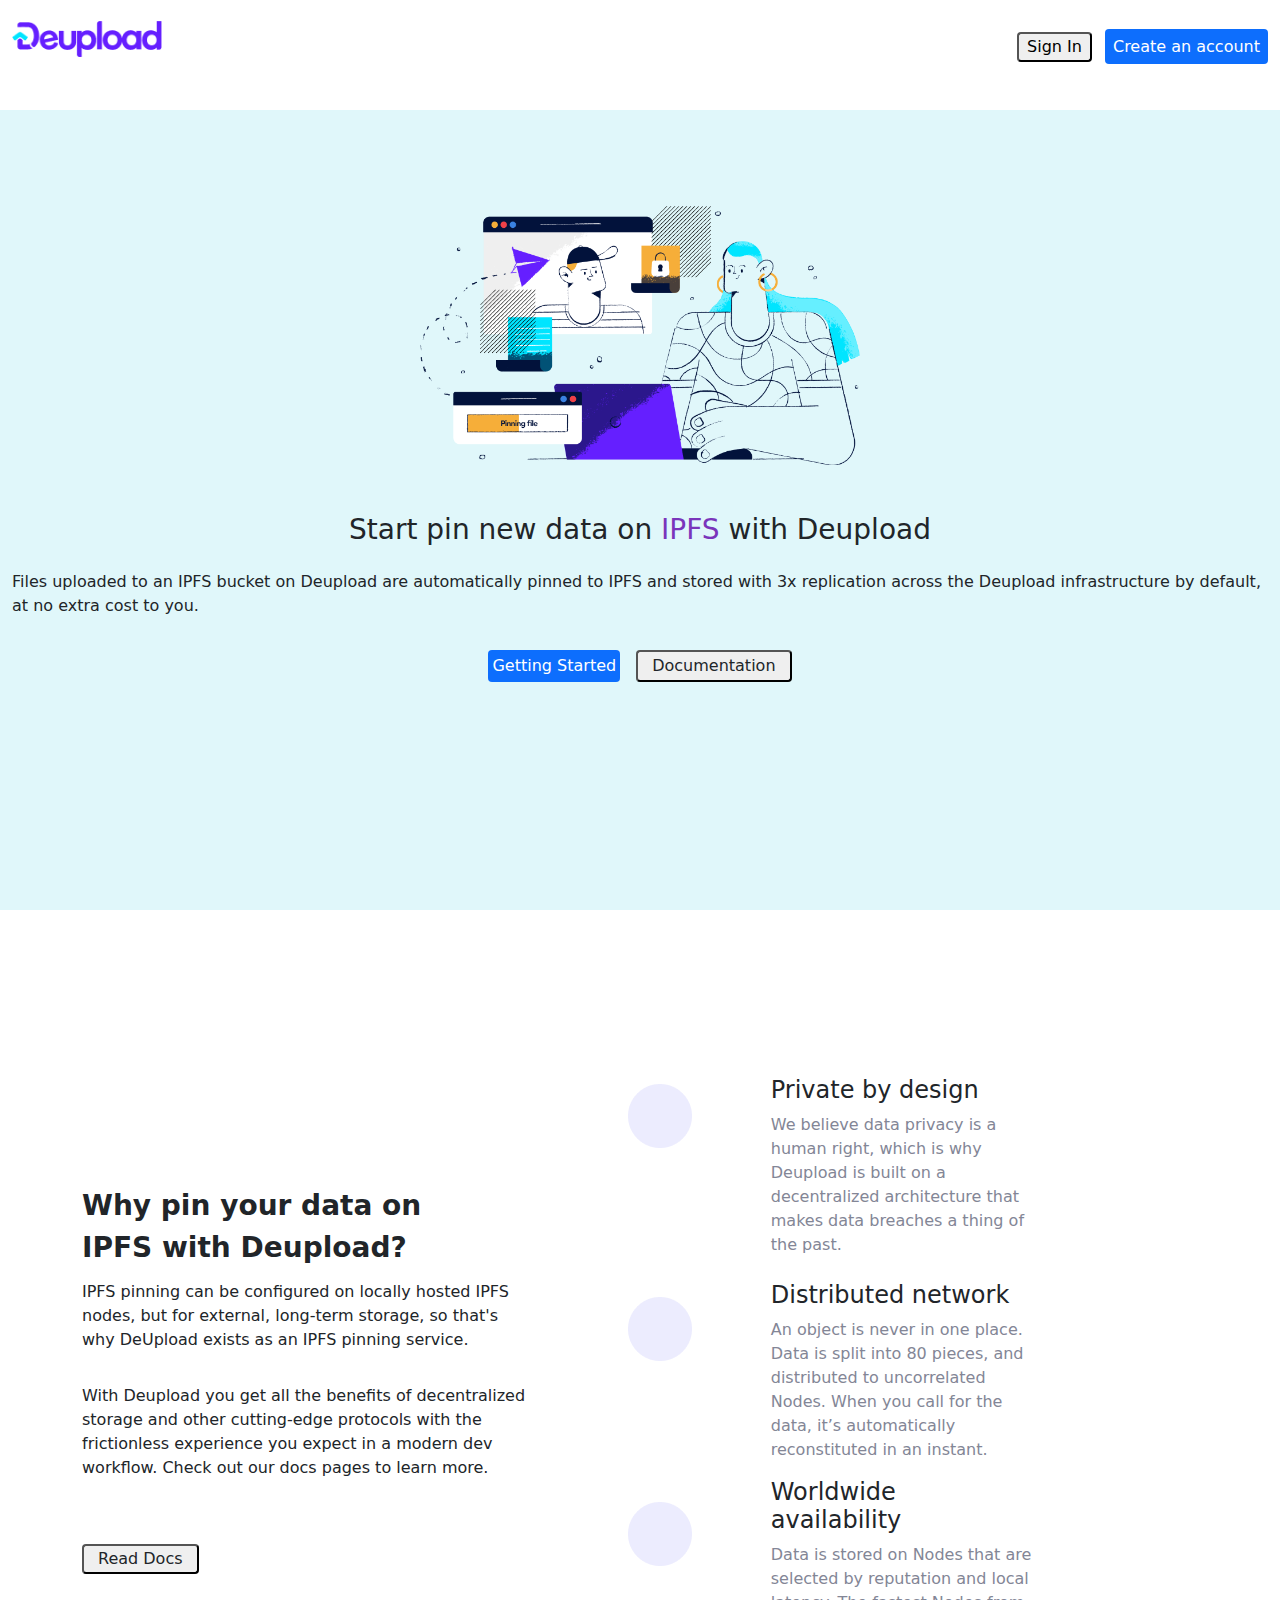
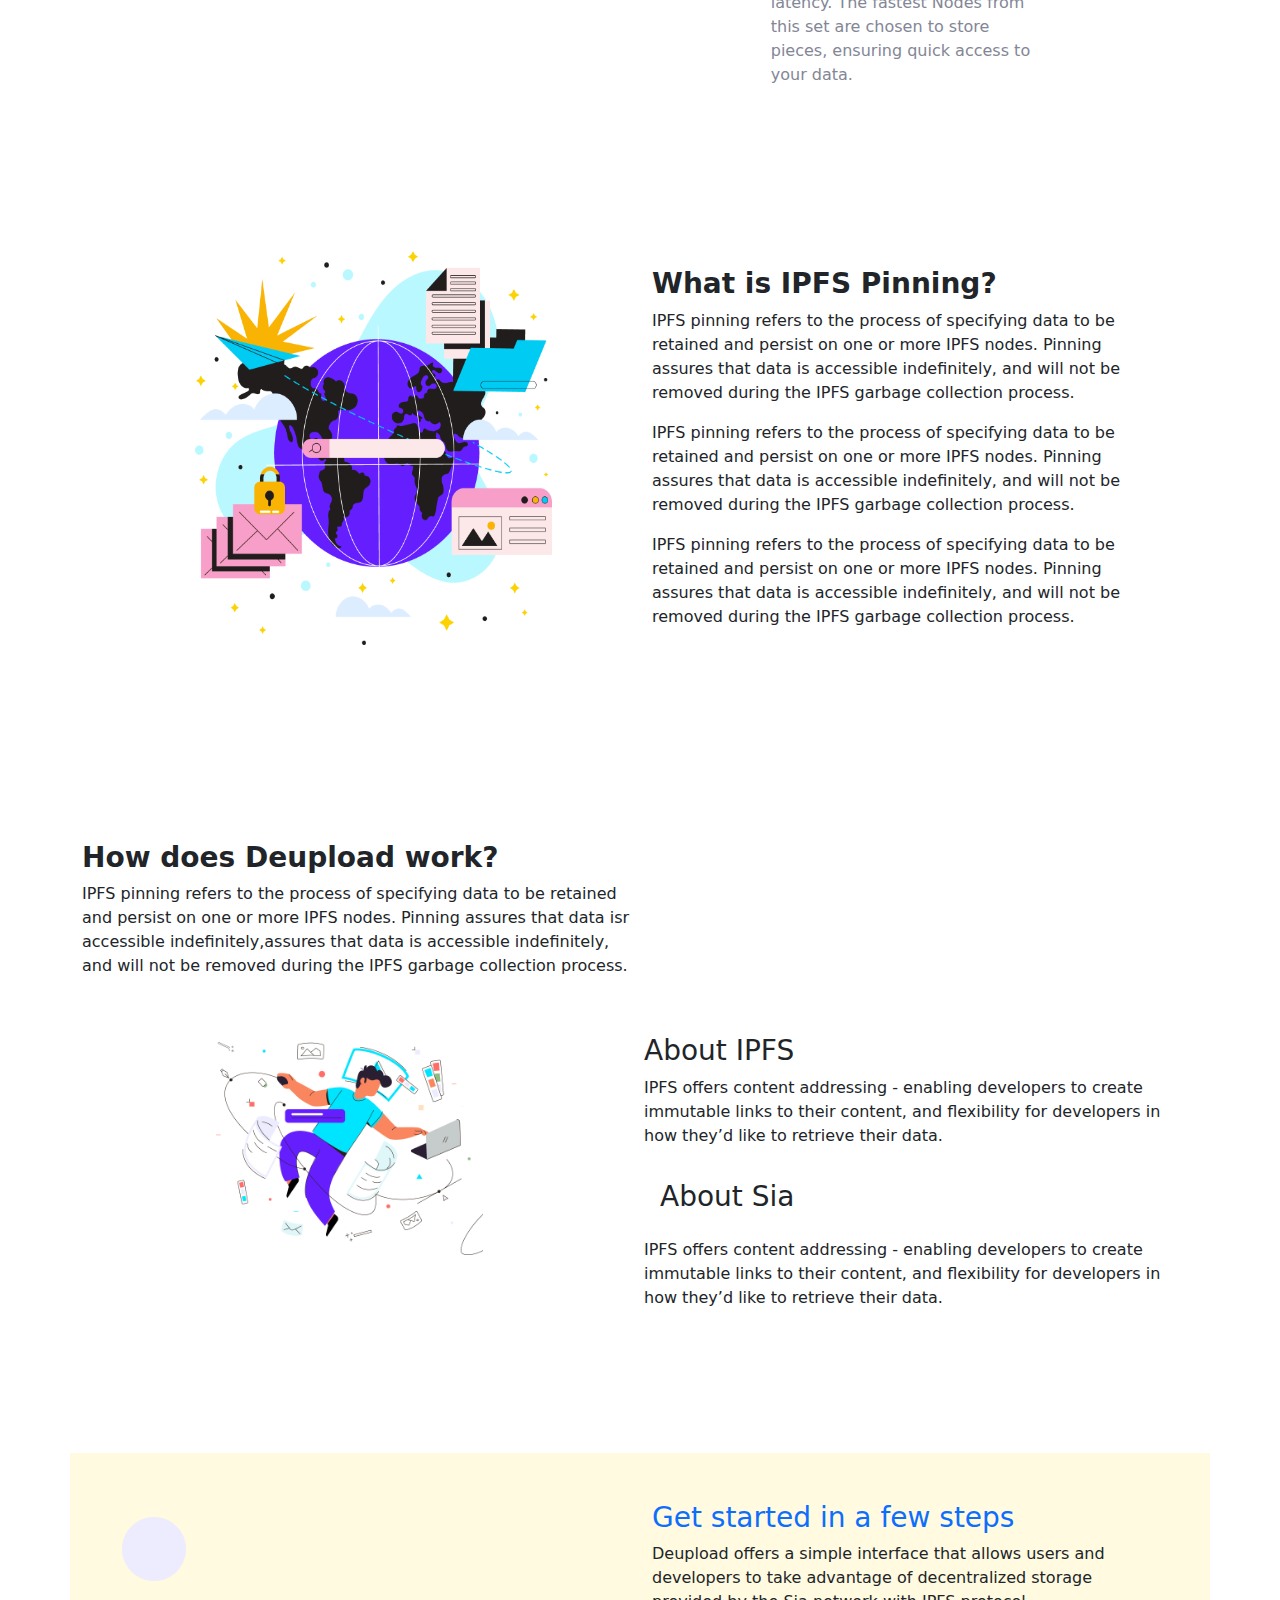
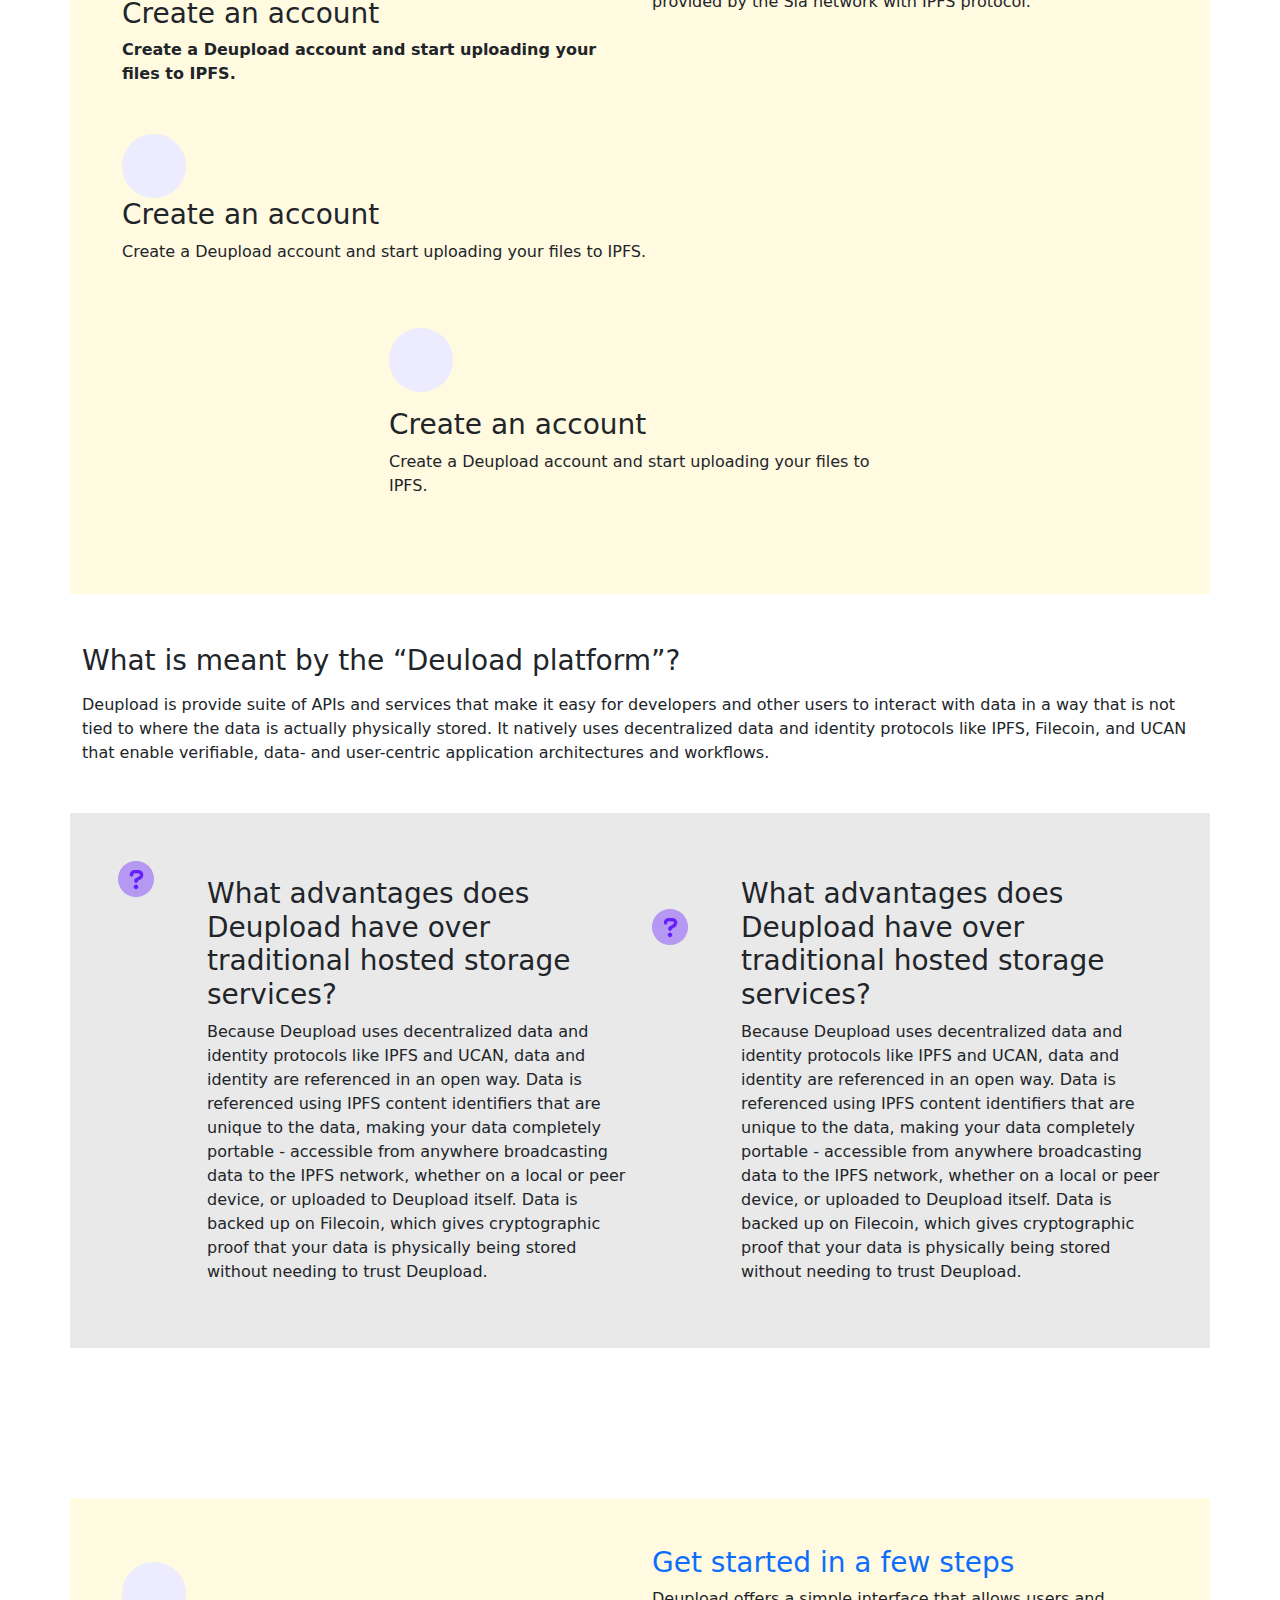
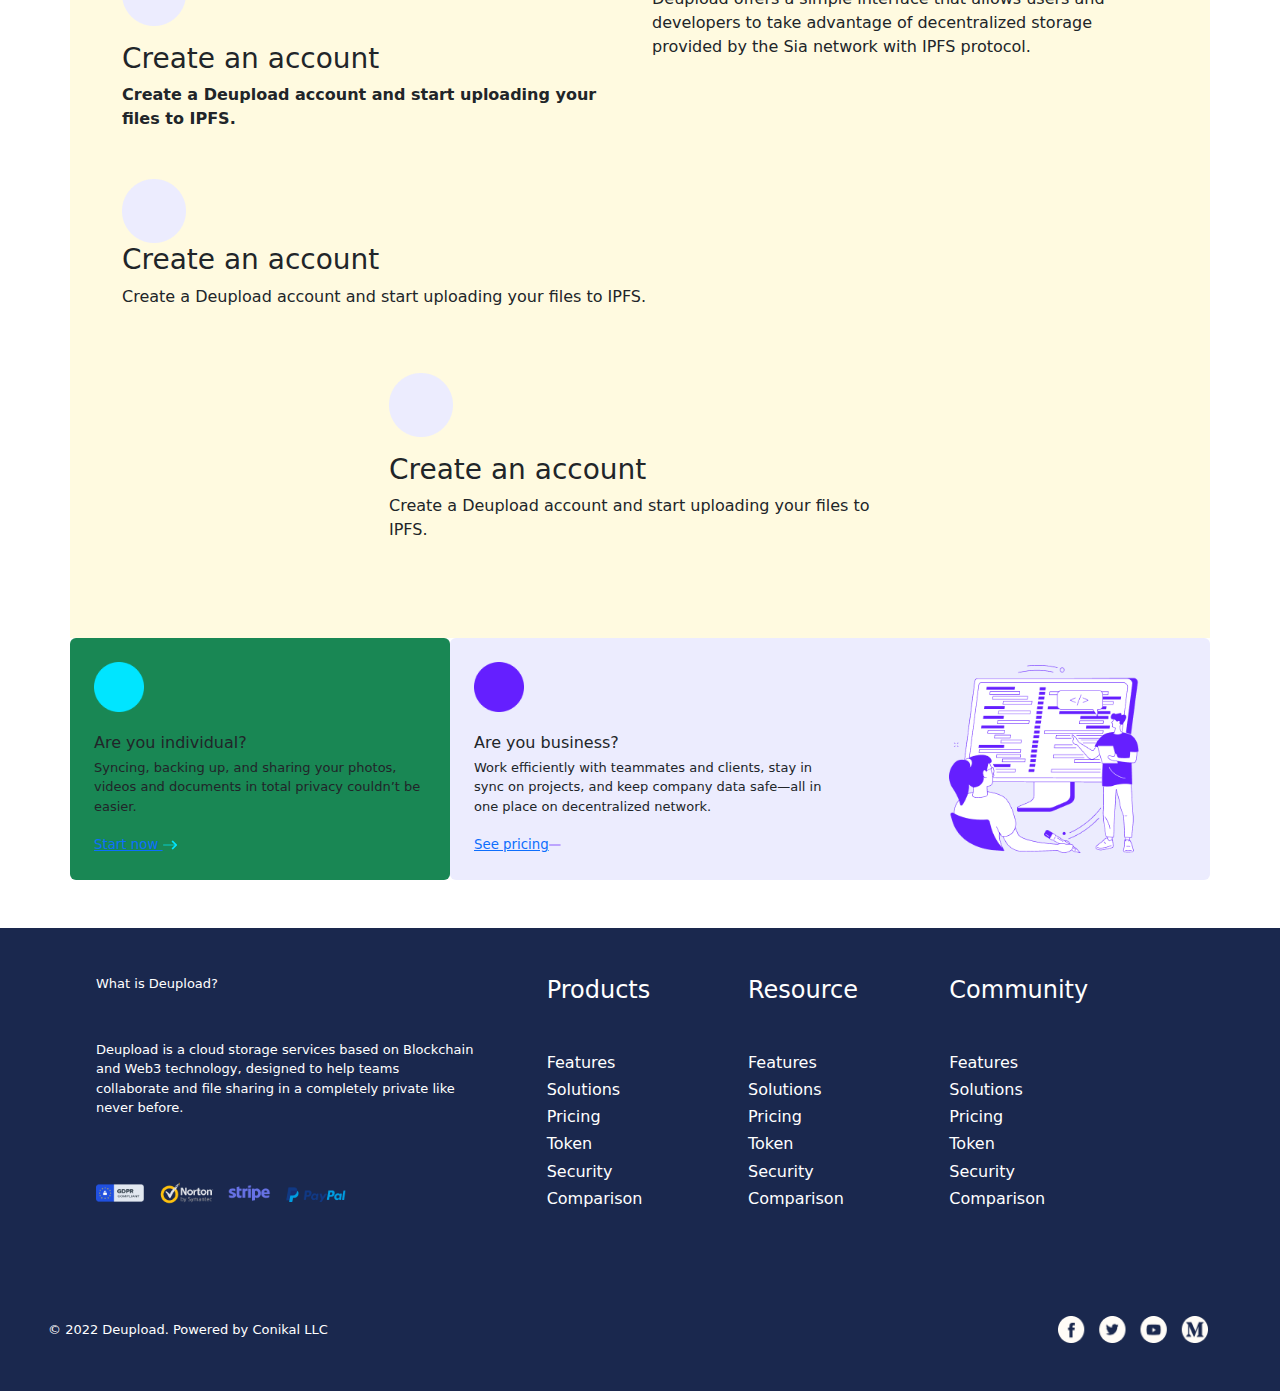
<file: Bootcamp-Boostrap/Project-4/index.html>
<!DOCTYPE html>
<html lang="en">

<head>
    <meta charset="UTF-8">
    <meta name="viewport" content="width=device-width, initial-scale=1.0">
    <title>Document</title>
    <!--Bootstrap CDN-->

    <link href="https://cdn.jsdelivr.net/npm/bootstrap@5.3.3/dist/css/bootstrap.min.css" rel="stylesheet"
        integrity="sha384-QWTKZyjpPEjISv5WaRU9OFeRpok6YctnYmDr5pNlyT2bRjXh0JMhjY6hW+ALEwIH" crossorigin="anonymous">

    <!--External link-->

    <link rel="stylesheet" href="./style.css">

</head>

<body>

    <!-- Header -->

    <header>
        <section>
            <!--Header logo -->
            <div class="container-fluid">
                <div
                    class="col-12 text-center mt-2 col-sm-12 text-sm-center mt-sm-2 col-md-12  d-md-flex justify-content-md-between align-items-md-center mt-md-3 ">
                    <img src="./File-img/logo-color 1.png" width="150px" class="img-fluid">
                    <!--Header menu -->
                    <nav class="mt-sm-3 mt-3">
                        <button class="mx-2 px-2 rounded-1"><a href="#"></a>Sign In</button>
                        <a href="#"
                            class="text-decoration-none rounded-1 bg-primary p-2 border-0 text-white px-2">Create an
                            account</a>
                    </nav>
                </div>
            </div>
        </section>
    </header>

    <!-- Header Banner -->

    <section class="Top-Banner mt-5" style="width: 100%; height: 800px; background-color: #E0F7FA;">
        <div class="container-fluid ">
            <div class="row ">
                <div class="col-12 d-flex flex-column justify-content-center align-items-center mt-5">
                    <!-- Header Banner Image-->
                    <img src="./File-img/Frame.png" class="img-fluid mt-5" style="width: 35%;">
                    <h3 class="mt-5        .Hf3">Start pin new data on <span
                            style="color: rgb(122, 53, 187);">IPFS</span> with Deupload</h3>
                    <p class="mt-3">Files uploaded to an IPFS bucket on Deupload are automatically pinned to IPFS and
                        stored with 3x
                        replication across the
                        Deupload infrastructure by default, at no extra cost to you.</p>
                    <!-- Header Banner Nav-->
                    <div class="mt-3 d-md-flex justify-content-md-baseline ">
                        <a href="#" class="rounded-1 bg-primary p-1 me-3 text-decoration-none text-white">Getting
                            Started</a>
                        <button class=" rounded-1 "><a href="#"
                                class="text-dark p-1 text-decoration-none p-2 ">Documentation</a></button>
                    </div>
                </div>
            </div>
        </div>
    </section>

    <!-- Why pin IPFS   -->

    <section>
        <div class="container" style="margin-top: 150px; margin-bottom: 100px;">
            <div class="row">
                <div
                    class="col-md-5 col-md-start  col-lg-5 text-md-start text-center col-sm-12 col-12 text-center-sm  d-md-flex flex-md-column justify-content-md-center ">
                    <h3 class="fw-bold">Why pin your data on </h3>
                    <h3 class="fw-bold">IPFS with Deupload?</h3>
                    <p class="mt-2">IPFS pinning can be configured on locally hosted IPFS nodes, but for external,
                        long-term storage,
                        so that's why DeUpload
                        exists as an IPFS pinning service.</p>
                    <p class="mt-3">With Deupload you get all the benefits of decentralized storage and other
                        cutting-edge protocols
                        with the frictionless
                        experience you expect in a modern dev workflow. Check out our docs pages to learn more.</p>
                    <div class="mt-5">
                        <button class=" rounded-1  "><a href="#" class="text-dark p-1 text-decoration-none p-2 ">Read
                                Docs</a></button>
                    </div>
                </div>
                <!-- storage right side -->

                <div class="col-md-6  col-sm-12">
                    <div class="row  d-sm-flex justify-content-sm-center  text-sm-center  text-md-start ">
                        <div class="col-3 mt-4 ">
                            <img src="./File-img/Ellipse 30.png" alt="">
                        </div>
                        <div class="col-md-6 col-sm-12 mt-3" style="background-color: white;">
                            <h4 class="">Private by design</h4>
                            <p style="color: #838696;">We believe data privacy is a human right, which is why Deupload
                                is
                                built on a
                                decentralized architecture
                                that makes data
                                breaches a thing of the past.</p>
                        </div>
                    </div>
                    <div class="row d-sm-flex justify-content-sm-center  text-sm-center  text-md-start ">
                        <div class="col-3 mt-4">
                            <img src="./File-img/Ellipse 33.png" alt="">
                        </div>
                        <div class="col-md-6 col-sm-12  pt-2">
                            <h4 class="text-center-sm">Distributed network</h4>
                            <p style="color: #838696;">An object is never in one place. Data is split into 80 pieces,
                                and
                                distributed to uncorrelated Nodes. When you call for
                                the data, it’s automatically reconstituted in an instant.</p>
                        </div>
                    </div>
                    <div class="row d-sm-flex justify-content-sm-center  text-sm-center  text-md-start  ">
                        <div class="col-3 mt-4">
                            <img src="./File-img/Ellipse 33.png" alt="">
                        </div>
                        <div class="col-md-6 col-sm-12 ">
                            <h4 class="">Worldwide availability</h4>
                            <p style="color: #838696;">Data is stored on Nodes that are selected by reputation and local
                                latency. The fastest Nodes from this set are chosen to
                                store pieces, ensuring quick access to your data.</p>
                        </div>
                    </div>
                </div>
            </div>

    </section>

    <!-- What is IPFS Pinning? -->

    <section>
        <div class="container mt-5 p-5" style="background-color: #ffffffbc; margin-bottom: 100px;">
            <div class="row ">
                <div class=" col-sm-12  text-sm-center col-md-6  d d-md-flex justify-content-md-center">
                    <img src="./File-img/Earth-Frame.png" width="70%" class="img-fluid">
                </div>
                <div class="col-md-6 col-12 text-sm-center text-md-start">
                    <h3 class="fw-bold mt-3">What is IPFS Pinning?</h3>
                    <p>IPFS pinning refers to the process of specifying data to be retained and persist on one or more
                        IPFS nodes. Pinning
                        assures that data is accessible indefinitely, and will not be removed during the IPFS garbage
                        collection process.</p>
                    <p>IPFS pinning refers to the process of specifying data to be retained and persist on one or more
                        IPFS nodes. Pinning
                        assures that data is accessible indefinitely, and will not be removed during the IPFS garbage
                        collection process.</p>
                    <p>IPFS pinning refers to the process of specifying data to be retained and persist on one or more
                        IPFS nodes. Pinning
                        assures that data is accessible indefinitely, and will not be removed during the IPFS garbage
                        collection process.</p>

                </div>
            </div>
        </div>
    </section>

    <!--  Deupload work?-->

    <section>
        <div class="container ">
            <div class="row">
                <div class="col-12">
                    <h3 class="fw-bold mt-5">How does Deupload work?</h3>
                    <p>IPFS pinning refers to the process of specifying data to be retained <br>
                        and persist on one or more IPFS nodes. Pinning assures that data isr <br>
                        accessible indefinitely,assures that data is accessible indefinitely,<br>
                        and will not be removed during the IPFS garbage collection process.</p>
                </div>
                <div class="row">
                    <div class="col-md-6 mt-4 p-3" style="background-color: #ffffffaf;   order: 2;">
                        <h3>About IPFS</h3>
                        <p>IPFS offers content addressing - enabling developers to create immutable links to their
                            content, and flexibility for
                            developers in how they’d like to retrieve their data.</p>

                        <h3 class="mt-3  p-3">About Sia</h3>
                        <p>IPFS offers content addressing - enabling developers to create immutable links to their
                            content, and flexibility
                            for
                            developers in how they’d like to retrieve their data.</p>
                    </div>

                    <div class="col-md-6 d-md-flex justify-content-md-center align-items-md-center "
                        style="order: 1; margin-bottom: 150px;">
                        <img src="./File-img/Work- Frame.png" width="50%" class="img-fluid mt-5 ">
                    </div>
                </div>
            </div>
        </div>
    </section>

    <!--Deupload items  -->

    <section class="Deupload-items">
        <div class="container mt-5 p-4 p-md-5" style="background-color: #fff9d9d3; position: relative;">
            <div class="row">
                <!-- Left Column -->
                <div class="col-md-6 col-12 p-3 text-dark">
                    <img src="./File-img/Ellipse 30.png" class="mb-3">
                    <h3>Create an account</h3>
                    <p class="fw-bold">Create a Deupload account and start uploading your files to IPFS.</p>
                </div>
                <!-- Right Column -->
                <div class="col-md-6 col-12">
                    <h3 class="text-primary">Get started in a few steps</h3>
                    <p>Deupload offers a simple interface that allows users and developers to take advantage of
                        decentralized storage provided by the Sia network with IPFS protocol.</p>
                </div>
                <!-- Centered Content Column (Positioned in larger screens) -->
                <div class="col-md-12 p-3 text-dark mb-3"
                    style="position: relative; left: 50%; transform: translateX(-50%);">
                    <img src="./File-img/Ellipse 30.png" class="mb-3 m-sm-0">
                    <h3>Create an account</h3>
                    <p>Create a Deupload account and start uploading your files to IPFS.</p>
                </div>
                <!-- Another Column with Offset for Larger Screens -->
                <div class="col-lg-6 col-md-8 col-12 p-3 text-dark mb-3" style="margin-left: auto; margin-right: auto;">
                    <img src="./File-img/Ellipse 30.png" class="mb-3">
                    <h3>Create an account</h3>
                    <p>Create a Deupload account and start uploading your files to IPFS.</p>
                </div>
            </div>
        </div>
    </section>



    <!-- Deuload platform -->

    <section>

        <div class="container " style="margin-top: 50px;">
            <div>
                <h3 class="mt-3">What is meant by the “Deuload platform”?</h3>
                <p class="mt-3">Deupload is provide suite of APIs and services that make it easy for developers and
                    other users to
                    interact with data in
                    a way that is not tied to where the data is actually physically stored. It natively uses
                    decentralized data and identity
                    protocols like IPFS, Filecoin, and UCAN that enable verifiable, data- and user-centric application
                    architectures and
                    workflows.</p>
            </div>
        </div>

        <div class="container  mt-5 p-5" style="background-color: rgba(128, 128, 128, 0.173); margin-bottom: 150px;">
            <div class="row">
                <div class="col-md-1 col-12 mb-3">

                    <img src="./File-img/circle-question 2.png" alt="">
                </div>
                <div class="col-md-5 col-12 mt-3">
                    <h3>What advantages does Deupload have over traditional hosted storage services?</h3>
                    <p>Because Deupload uses decentralized data and identity protocols like IPFS and UCAN, data and
                        identity are referenced in an open way. Data is referenced using IPFS content identifiers that
                        are unique to the data, making your data completely portable - accessible from anywhere
                        broadcasting data to the IPFS network, whether on a local or peer device, or uploaded to
                        Deupload itself. Data is backed up on Filecoin, which gives cryptographic proof that your data
                        is physically being stored without needing to trust Deupload.</p>
                </div>

                <div class="col-md-1 col-12 mb-3 mt-5">
                    <img src="./File-img/circle-question 2.png" alt="">
                </div>
                <div class="col-md-5 col-12 mt-3">
                    <h3>What advantages does Deupload have over traditional hosted storage services?</h3>
                    <p>Because Deupload uses decentralized data and identity protocols like IPFS and UCAN, data and
                        identity are
                        referenced in an open way. Data is referenced using IPFS content identifiers that are unique
                        to the data, making
                        your data completely portable - accessible from anywhere broadcasting data to the IPFS
                        network, whether on a
                        local or peer device, or uploaded to Deupload itself. Data is backed up on Filecoin, which
                        gives cryptographic
                        proof that your data is physically being stored without needing to trust Deupload.</p>
                </div>

            </div>

    </section>

    <!-- Bottom Banner -->

    <section class="Deupload-items">
        <div class="container mt-5 p-4 p-md-5" style="background-color: #fff9d9d3; position: relative;">
            <div class="row">
                <!-- Left Column -->
                <div class="col-md-6 col-12 p-3 text-dark">
                    <img src="./File-img/Ellipse 30.png" class="mb-3">
                    <h3>Create an account</h3>
                    <p class="fw-bold">Create a Deupload account and start uploading your files to IPFS.</p>
                </div>
                <!-- Right Column -->
                <div class="col-md-6 col-12">
                    <h3 class="text-primary">Get started in a few steps</h3>
                    <p>Deupload offers a simple interface that allows users and developers to take advantage of
                        decentralized storage provided by the Sia network with IPFS protocol.</p>
                </div>
                <!-- Centered Content Column (Positioned in larger screens) -->
                <div class="col-md-12 p-3 text-dark mb-3"
                    style="position: relative; left: 50%; transform: translateX(-50%);">
                    <img src="./File-img/Ellipse 30.png" class="mb-3 m-sm-0">
                    <h3>Create an account</h3>
                    <p>Create a Deupload account and start uploading your files to IPFS.</p>
                </div>
                <!-- Another Column with Offset for Larger Screens -->
                <div class="col-lg-6 col-md-8 col-12 p-3 text-dark mb-3" style="margin-left: auto; margin-right: auto;">
                    <img src="./File-img/Ellipse 30.png" class="mb-3">
                    <h3>Create an account</h3>
                    <p>Create a Deupload account and start uploading your files to IPFS.</p>
                </div>
            </div>
        </div>
    </section>


    <!-- Create an account -->

    <section>

        <div class="container">
            <div class="row">
                <div class="col-4 p-4 bg-success rounded-2">
                    <img src="./File-img/Ellipse 8.png" width="50px" class="mb-3">
                    <h3 style="font-size:medium; margin: 5px 0;;">Are you individual?</h3>
                    <p style="font-size:small;">Syncing, backing up, and sharing your photos, videos and documents in
                        total
                        privacy couldn’t be
                        easier.</p>
                    <span style="font-size:smaller;"><a href="">Start now <img src="./File-img/arrow-right-long 1.png"
                                alt=""></a></span>
                </div>
                <div class="col-8 d-flex justify-content-between align-items-center p-4 rounded-2"
                    style="background-color: #ECECFE;">
                    <div class="col-6">
                        <img src="./File-img/Ellipse 9.png" width="50px" class="mb-3">
                        <h3 style="font-size:medium; margin: 5px 0;">Are you business?</h3>
                        <p style="font-size: small;">Work efficiently with teammates and clients, stay in sync on
                            projects, and
                            keep company data safe—all
                            in
                            one place on
                            decentralized network.</p>
                        <span style="font-size:smaller;"><a href="">See pricing<img src="./File-img/Vector.png"
                                    alt=""></a></span>
                    </div>
                    <div class="col-4">
                        <img src="./File-img/B-Frame.png" class="img-fluid" width="80%">
                    </div>
                </div>
            </div>
        </div>

    </section>

    <!-- footer -->

    <section class="container-fluid p-5 mt-5" style="background-color: #1A284E; color: white;">
        <div class="row">
            <div class="col-md-4  col-sm-12 text-sm-center text-md-start  m-sm-0  mx-md-5">
                <h5 class="mb-5 " style="font-size: small;">What is Deupload?</h5>
                <p style="font-size: small;">Deupload is a cloud storage services based on Blockchain and Web3
                    technology,
                    designed to help teams
                    collaborate and
                    file sharing in a completely private like never before.</p>
                <div class="col-lg-4  mt-5 mb-5">
                    <img src="./File-img/Secure badge.png" width="250px">
                </div>
            </div>
            <div class="col-4     col-md-2 col-sm-4">
                <h4 class="mb-5 ">Products</h4>
                <h6>Features</h6>
                <h6>Solutions</h6>
                <h6>Pricing</h6>
                <h6>Token</h6>
                <h6>Security</h6>
                <h6>Comparison</h6>
            </div>
            <div class="col-4  col-md-2 col-sm-4">
                <h4 class="mb-5">Resource</h4>
                <h6>Features</h6>
                <h6>Solutions</h6>
                <h6>Pricing</h6>
                <h6>Token</h6>
                <h6>Security</h6>
                <h6>Comparison</h6>
            </div>
            <div class="col-4    col-md-2  col-4 Community">
                <h4 class="mb-5">Community</h4>
                <h6>Features</h6>
                <h6>Solutions</h6>
                <h6>Pricing</h6>
                <h6>Token</h6>
                <h6>Security</h6>
                <h6>Comparison</h6>
            </div>
            <div class="row">
                <div class=" mt-5  col-md-12 mt-md-5  mt-sm-5 d-flex justify-content-between align-items-center">
                    <span style="font-size: small;">© 2022 Deupload. Powered by Conikal LLC</span>
                    <img src="./File-img/Social icons.png" width="150px">
                </div>
            </div>
        </div>
    </section>

    <!--Bootstrap js CDN-->

    <script src="https://cdn.jsdelivr.net/npm/bootstrap@5.3.3/dist/js/bootstrap.bundle.min.js"
        integrity="sha384-YvpcrYf0tY3lHB60NNkmXc5s9fDVZLESaAA55NDzOxhy9GkcIdslK1eN7N6jIeHz"
        crossorigin="anonymous"></script>

</body>

</html>
</file>
<file: Bootcamp-Boostrap/Project-1/style.css>
/* <!-- footer --> */

.Products,
h4,
h6 {
  font-size: smaller;
}

.Resource,
h4,
h6 {
  font-size: smaller;
}

.Community,
h4,
h6 {
  font-size: smaller;
}

a {
  text-decoration: none;
  color: rgb(0, 0, 0);
}

ul li {
  font-size: 10px;
  padding: 5px;
  justify-content: baseline;
  text-align: justify;
}

/* media queries */

@media screen and (min-width: 576px) {
  .line-png {
    display: flex;
    flex-direction: column;
    justify-content: center;
    align-items: center;

    transform: rotate(90deg);

    margin: 50px 0;
  }
}

@media screen and (min-width: 768px) {
  .line-png {
    display: flex;
    transform: rotate(360deg);
    justify-content: center;
    margin-bottom: 300px;
  }
}
</file>
<file: Bootcamp-Boostrap/Project-3/style.css>
/* Header Banner  */


 .Top-Banner{
 
    /* background-image: url(https://i.pinimg.com/originals/ef/eb/5c/efeb5cd911c076c57cd19ada4b681aa1.jpg);   */
    background-color: #EBE5FA;
    width: 100%;
    height: 500px;
    background-size: cover;
    
    background-repeat: no-repeat;
   
 }

 


 /* Pricing-Plan-items */

/* media queries */


/* Extra small screens (phones) */

@media (max-width: 575.98px) {

  .line-png {
    /* display: flex;
    transform: rotate(90deg);
    justify-content: center;
    margin-bottom: 300px; */
    visibility: hidden;
  }
 
}

/* Medium screens (tablets) */

@media screen and (min-width: 576px) {
  .line-png {
    display: flex;
    flex-direction: column;
    justify-content: center;
    align-items: center;

    transform: rotate(90deg);

    margin: 50px 0;
  }
}

 
/* Large screens (desktops) */


@media screen and (min-width: 768px) {
  .line-png {
    display: flex;
    transform: rotate(360deg);
    justify-content: center;
    margin-bottom: 300px;
  }

  /* .Pricing-Plan-items>div>div{

    display: flex;
    flex-direction: column;
    align-items: flex-start;
    background-color: #651fff;
} */
}
</file>
<file: Bootcamp-Boostrap/Project-4/style.css>
/* own style */

.Hf3{
    font-weight: 800;
}


/* .Deupload-items>div>div>div{
    background-image: url(File-img/items-Frame.png);
    background-repeat: no-repeat;
    /* background-color: aqua; */
    height: 500PX;
} */

/* .Deupload-items-A{
    position: absolute;
     
}

.Deupload-items-A>h3{
    position: relative;
    top: 0;
    right: 0;
} */
</file>
